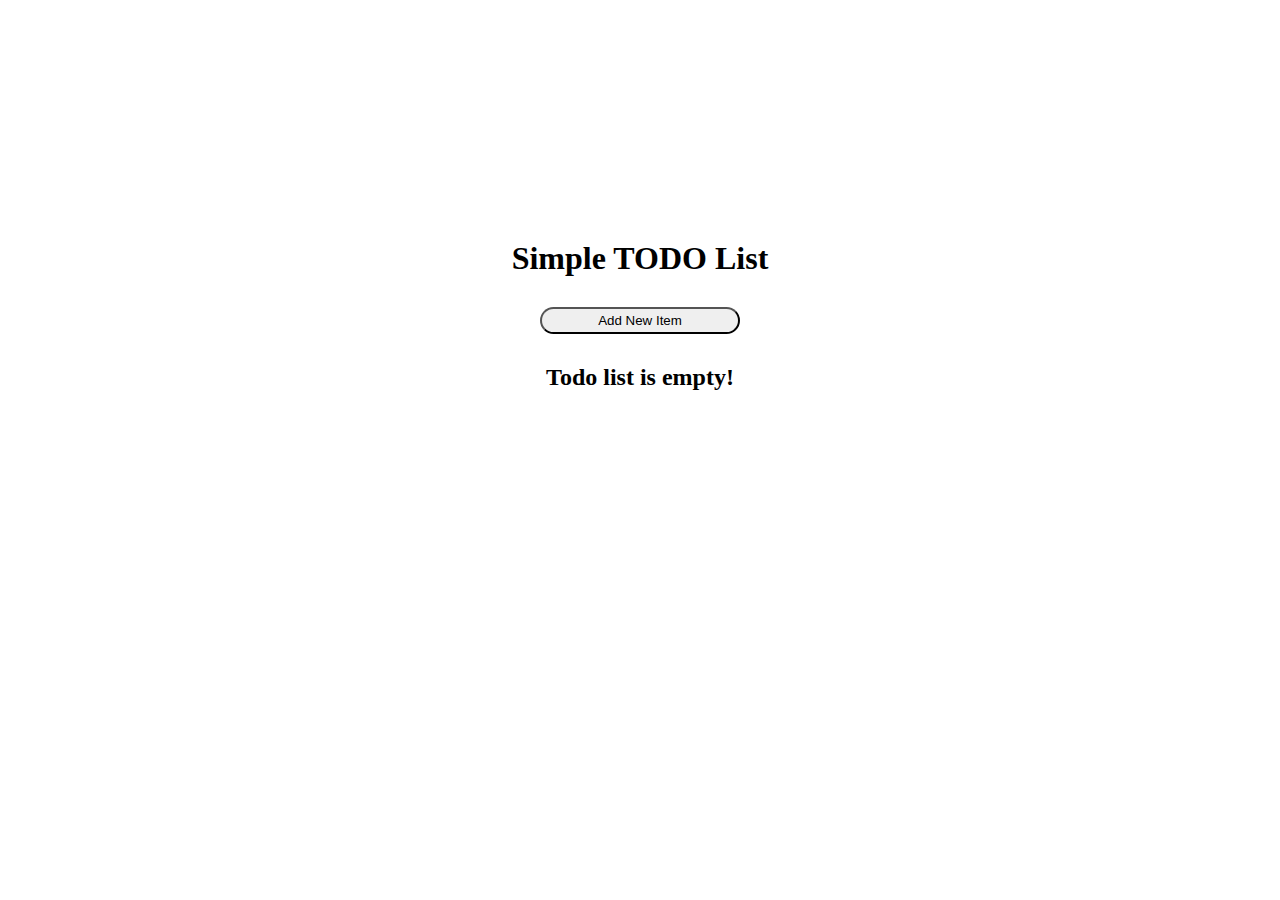
<file: FE_9_12_homework_bom/homework/index.html>
<!DOCTYPE html>
<html lang="en">

<head>
  <meta charset="UTF-8">
  <title>Homework 12 - Simple TODO List</title>
  <link rel="stylesheet" href="./assets/styles.css">
</head>

<body>
  <div id="root">
    <h1>Simple TODO List</h1>
    <header class="head__main-page" id="head__main-page">
      <button id="main__addbtn" onclick="btnAction.add()">Add New Item</button>
      <h2>Todo list is empty!</h2>
    </header>
    <section id="add" class="add__fields-close">
      <input type="text" id="input_field">
      <span>
        <button id="dltbtn" onclick="btnAction.cancel()">Cencel</button>
        <button id="addbtn" onclick="btnAction.save()">Save</button>
      </span>
    </section>
</div>
<section id='todo_list'></section>

  <script src="./src/app.js"></script>
</body>

</html>
</file>
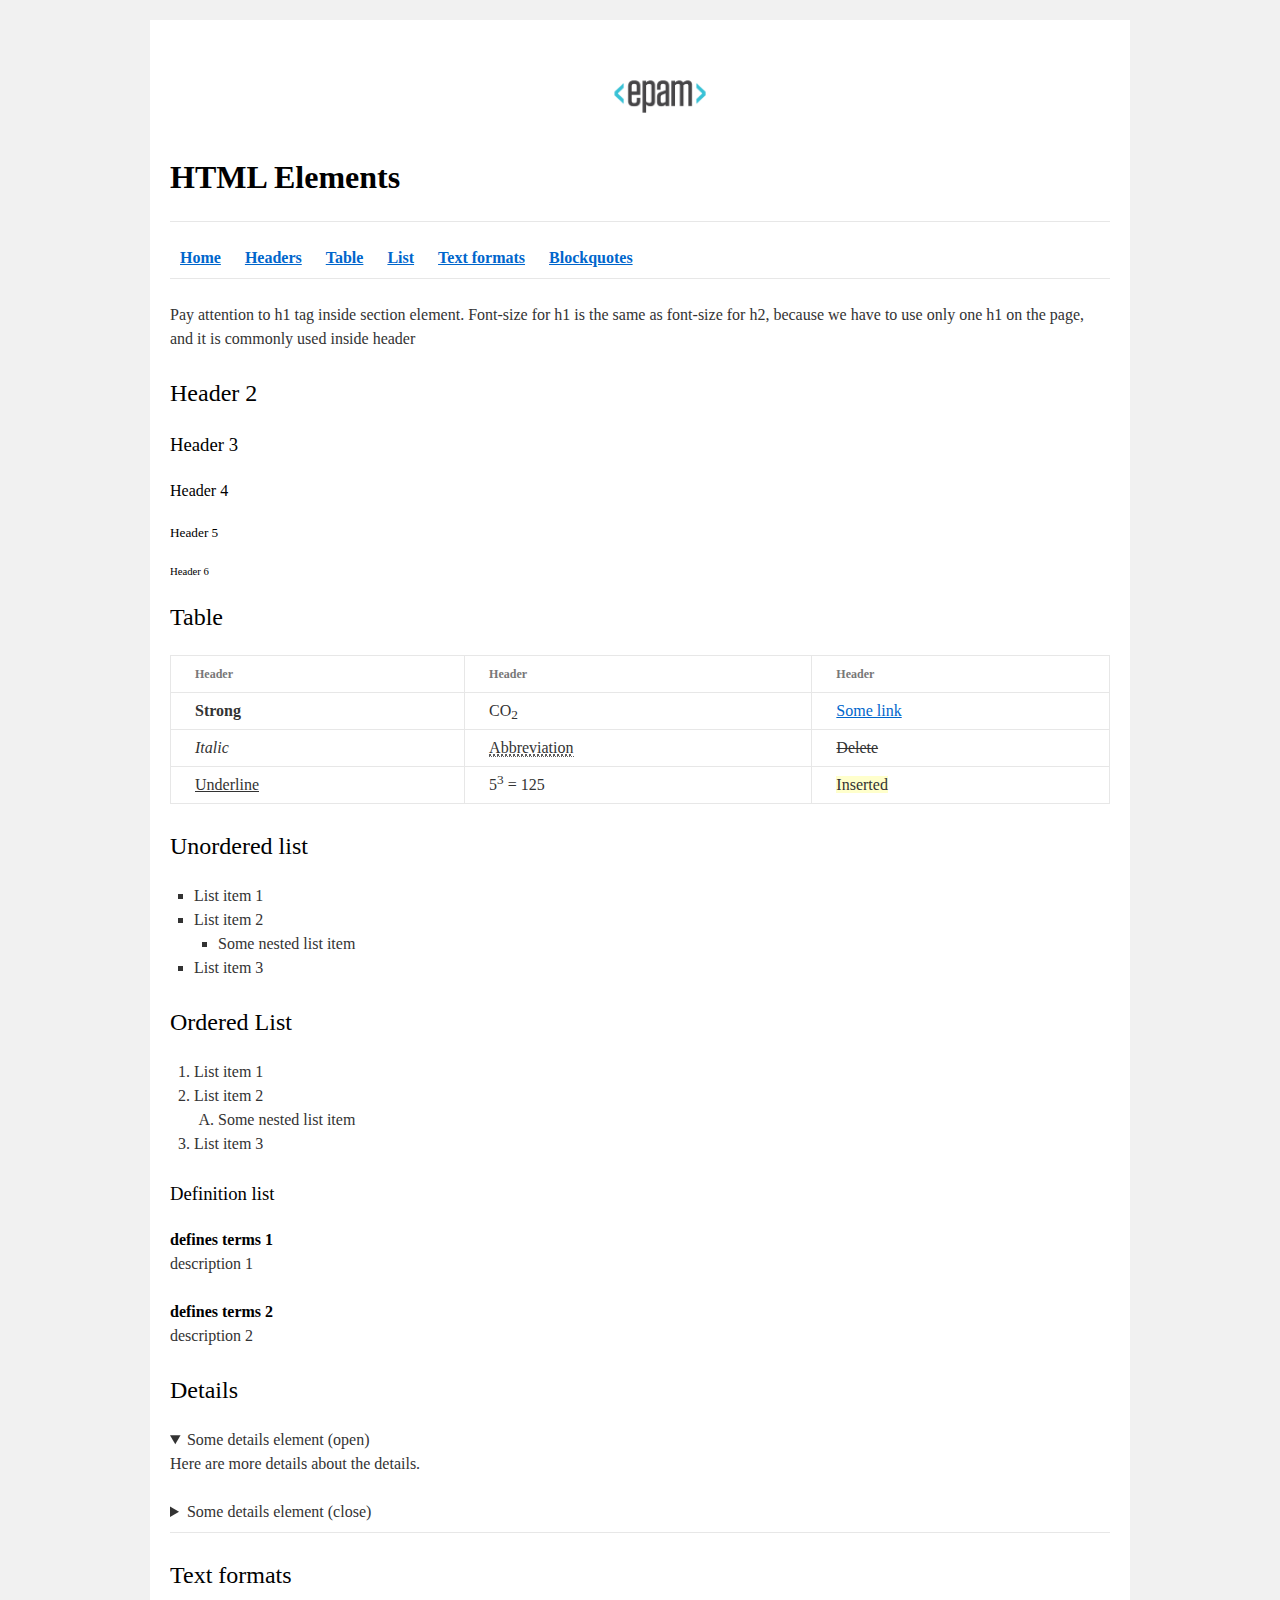
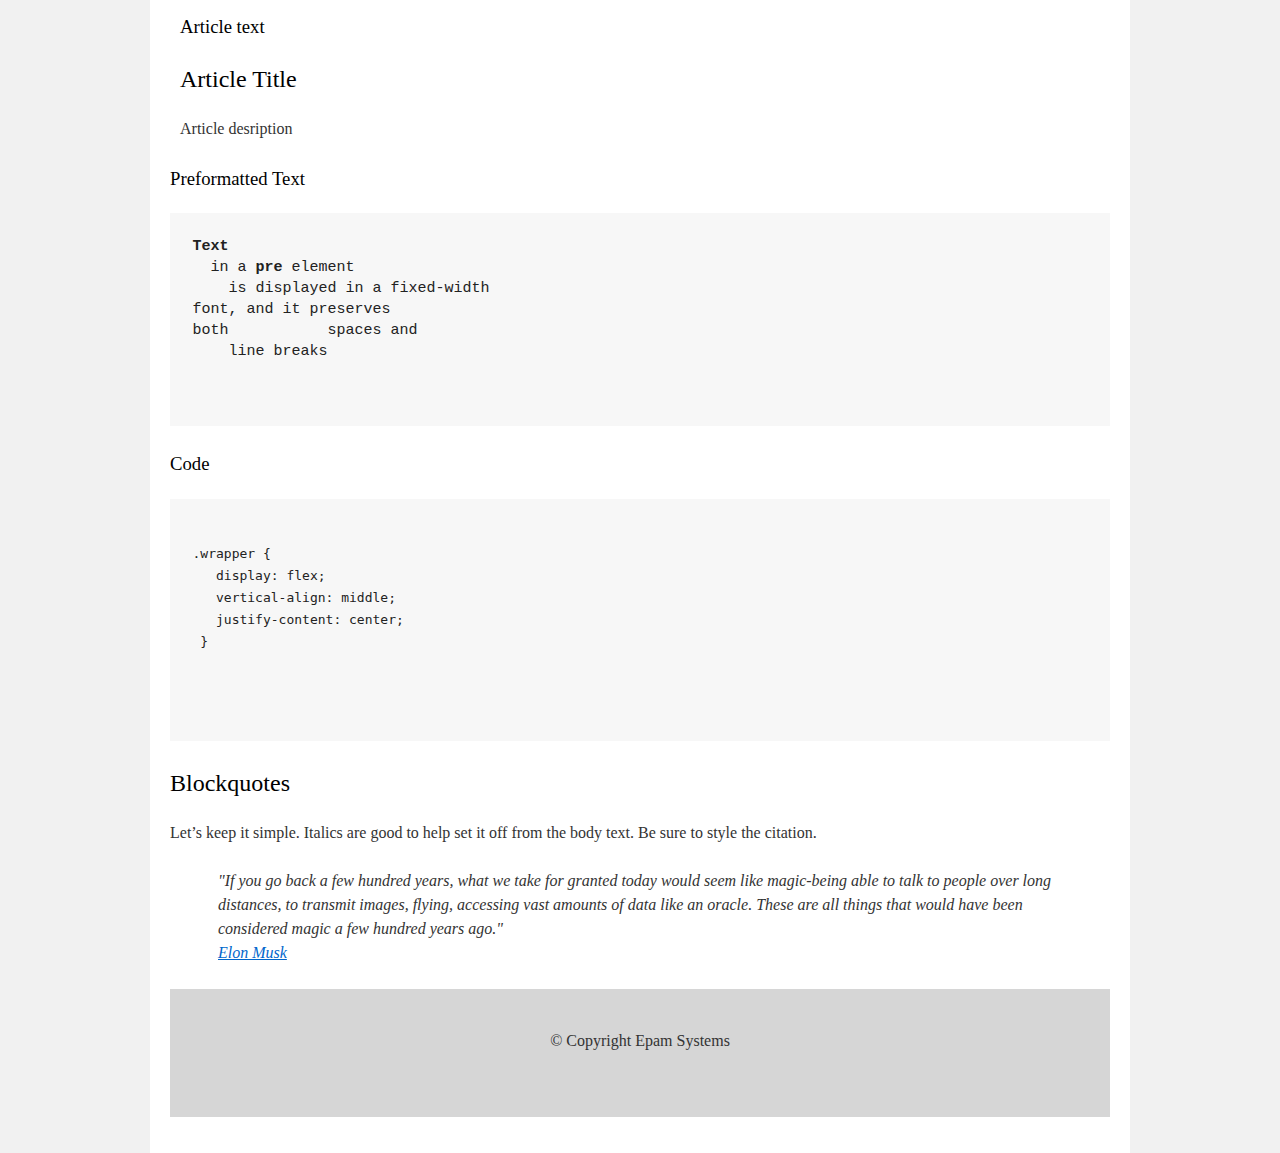
<file: FE_9_1_homework_html-basics/homework/index.html>
<!DOCTYPE html>
<html lang="en">

<head>
    <meta charset="utf-8">
    <title>HTML Basics</title>
    <link rel="stylesheet" href="style.css">
</head>

<body>
    <div id="wrapper">
        <div id="main">
            <div id="container">
                <div id="content" role="main">
                    <!-- TODO: Content goes here -->
                    <header id="headers" lang="en">
                        <img src="logo.png" alt="epam.logo">
                        <h1><strong>HTML Elements</strong></h1>
                    </header>
                    <hr>
                    <nav>
                        <a href="#main"><b>Home</b></a>
                        <a href="#headers"><b>Headers</b></a>
                        <a href="#table"><b>Table</b></a>
                        <a href="#list"><b>List</b></a>
                        <a href="#formats"><b>Text formats</b></a>
                        <a href="#block"><b>Blockquotes</b></a>
                    </nav>
                    <hr>
                    <p>Pay attention to h1 tag inside section element. Font-size for h1 is the same as font-size for h2, because we have to use only one h1 on the page, and it is commonly used inside header</p>
                    <h2>Header 2</h2>
                    <h3>Header 3</h3>
                    <h4>Header 4</h4>
                    <h5>Header 5</h5>
                    <h6>Header 6</h6>

                    <section id="table">
                        <h2>Table</h2>
                        <table>
                            <thead>
                                <tr>
                                    <th>Header</th>
                                    <th>Header</th>
                                    <th>Header</th>
                                </tr>
                            </thead>
                            <tbody>
                                <tr>
                                    <td><strong>Strong</strong></td>
                                    <td>CO<sub>2</sub></td>
                                    <td><a href="#">Some link</a></td>
                                </tr>
                                <tr>
                                    <td><i>Italic</i></td>
                                    <td><abbr title="Abbreviation">Abbreviation</abbr></td>
                                    <td><del>Delete</del></td>
                                </tr>
                                <tr>
                                    <td><u>Underline</u></td>
                                    <td>5<sup>3</sup> = 125</td>
                                    <td><ins>Inserted</ins></td>
                                </tr>
                            </tbody>
                        </table>
                    </section>

                    <section id="list">
                        <h2>Unordered list</h2>
                        <ul>
                            <li>List item 1</li>
                            <li>List item 2
                                <ul>
                                    <li>Some nested list item</li>
                                </ul>
                            </li>
                            <li>List item 3</li>
                        </ul>
                    </section>

                    <section>
                        <h2>Ordered List</h2>
                        <ol>
                            <li>List item 1</li>
                            <li>List item 2
                                <ol>
                                    <li>Some nested list item</li>
                                </ol>
                            </li>
                            <li>List item 3</li>
                        </ol>
                    </section>

                    <section>
                        <h3>Definition list</h3>
                        <dl>
                            <dt>defines terms 1</dt>
                            <dd>description 1</dd>

                            <dt>defines terms 2</dt>
                            <dd>description 2</dd>
                        </dl>
                        <section>
                            <h2>Details</h2>
                            <details open>
                                <summary>Some details element (open)</summary>
                                <p>Here are more details about the details.</p>
                            </details>
                            <details>
                                <summary>Some details element (close)</summary>
                                <p>Here are more details about the details.</p>
                            </details>
                        </section>
                    </section>
                    <hr>
                    <section id="formats">
                        <h2>Text formats</h2>
                        <article>
                            <h3>Article text</h3>
                            <h2>Article Title</h2>
                            <p>Article desription</p>
                        </article>
                        <h3>Preformatted Text</h3>
                        <pre><b>Text</b>
  in a <b>pre</b> element
    is displayed in a fixed-width
font, and it preserves
both           spaces and
    line breaks

                     </pre>
                     <h3>Code</h3>
                        <pre>
                           <code>
.wrapper {
   display: flex;
   vertical-align: middle;
   justify-content: center;
 }

                           </code>
                        </pre>
                     </section>

                    <section id="block">
                        <h2>Blockquotes</h2>
                        <p>Let’s keep it simple. Italics are good to help set it off from the body text. Be sure to style the citation.</p>
                        <blockquote>
                            <q>"If you go back a few hundred years, what we take for granted today would seem like magic-being able to talk to people over long distances, to transmit images, flying, accessing vast amounts of data like an oracle. These are all things that would have been considered magic a few hundred years ago."</q>
                            <p><a href="https://www.brainyquote.com/authors/elon_musk">Elon Musk</a></p>
                        </blockquote>
                    </section>
                    <footer>
                        <p>© Copyright Epam Systems</p>
                    </footer>
                </div>
            </div>
        </div>
    </div>
</body>
</html>
</file>
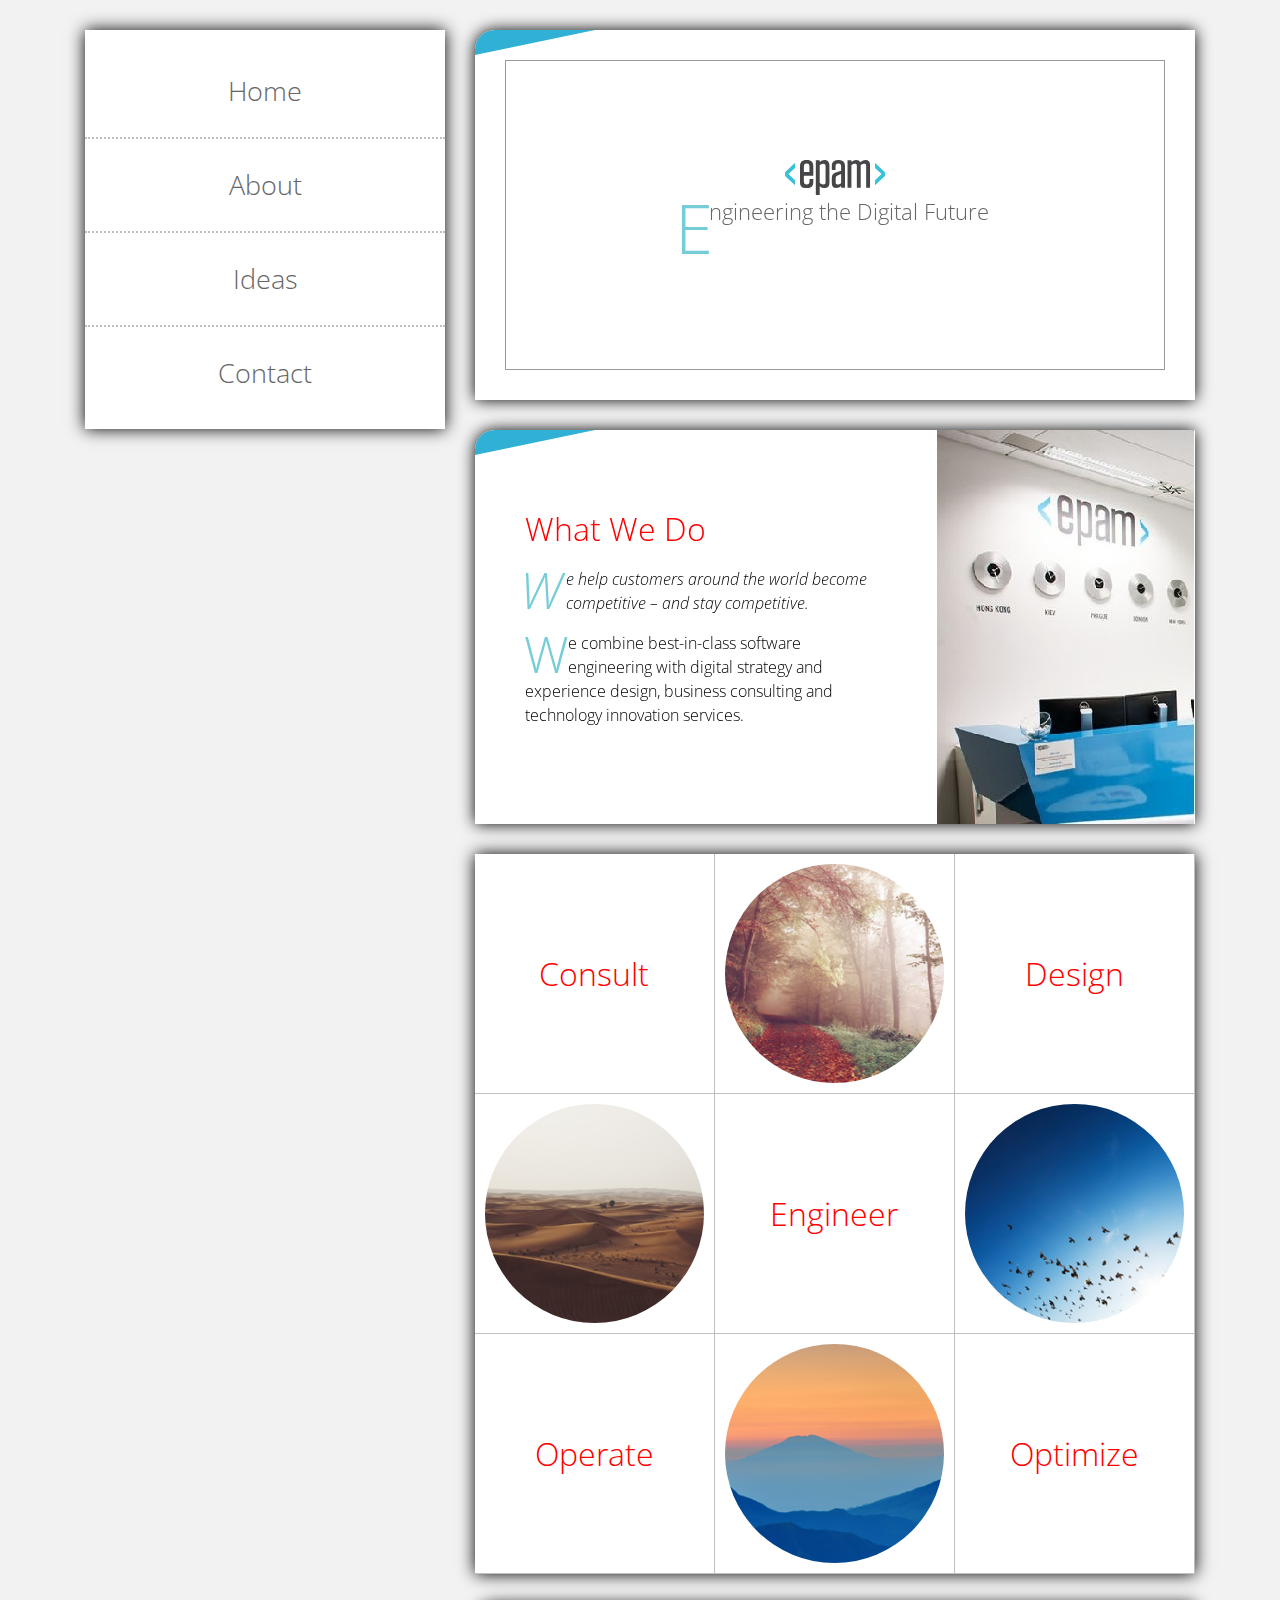
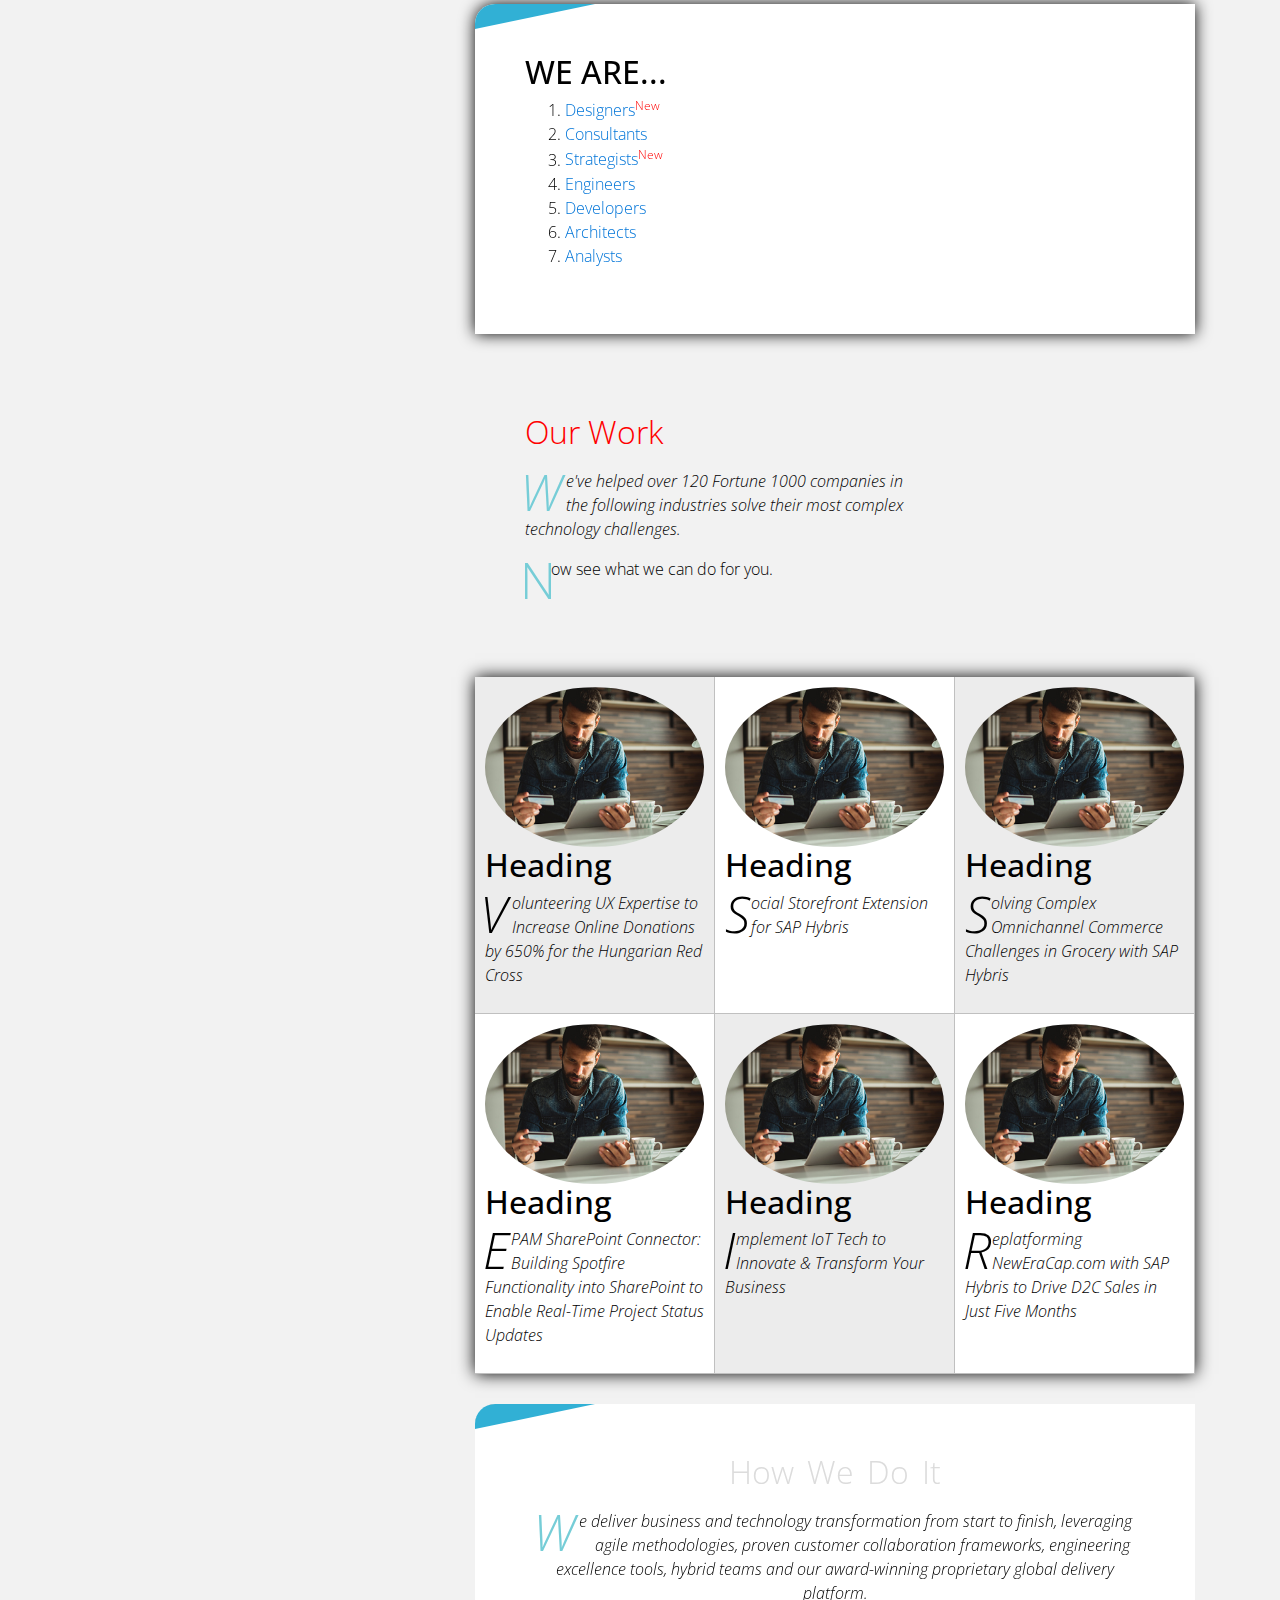
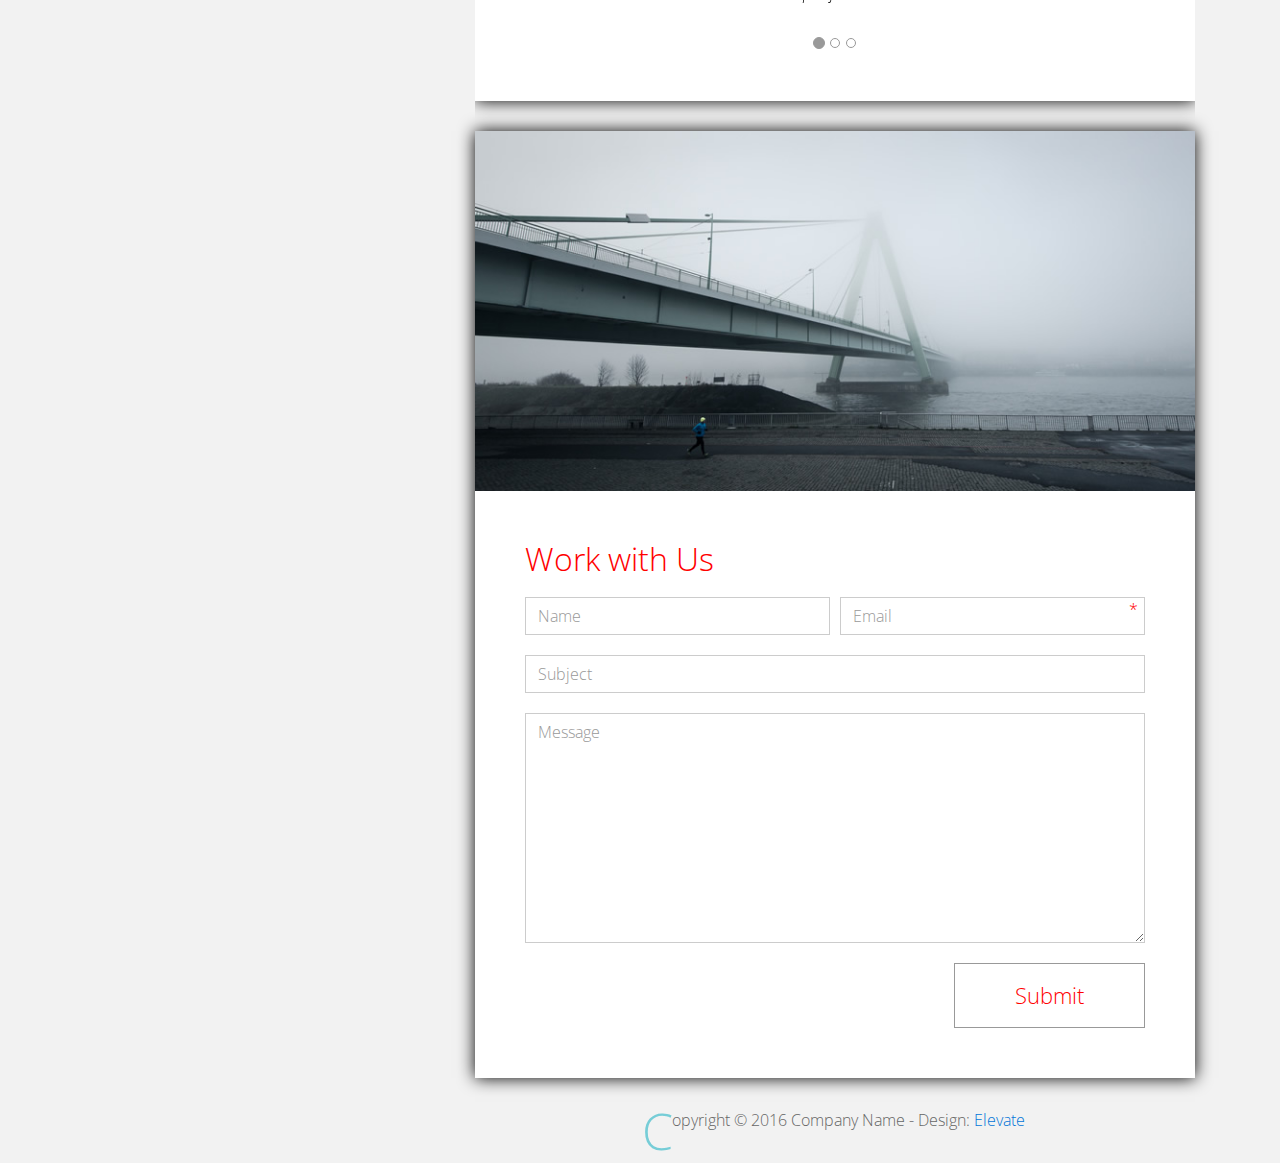
<file: FE_9_2_homework_css-basics/homework/index.html>
<!DOCTYPE html>
<html lang="en">
<head>
  <meta charset="utf-8">
  <meta http-equiv="X-UA-Compatible" content="IE=edge">
  <meta name="viewport" content="width=device-width, initial-scale=1">

  <title>CSS Basic HW</title>



  <!-- load stylesheets -->
  <link rel="stylesheet" href="http://fonts.googleapis.com/css?family=Open+Sans:300,400">
  <!-- Google web font "Open Sans" -->
  <link rel="stylesheet" href="css/bootstrap.min.css">
  <!-- Bootstrap style -->
  <link rel="stylesheet" href="css/general.css">
  <link rel="stylesheet" href="css/style.css">
  <!-- Templatemo style -->
</head>

<body>
<div class="container">

  <div class="tm-sidebar">
    <nav class="tm-main-nav">
      <ul>
        <li class="tm-nav-item"><a href="#home" class="tm-nav-item-link">Home</a></li>
        <li class="tm-nav-item"><a href="#about" class="tm-nav-item-link">About</a></li>
        <li class="tm-nav-item"><a href="#ideas" class="tm-nav-item-link">Ideas</a></li>
        <li class="tm-nav-item"><a href="#contact" class="tm-nav-item-link">Contact</a></li>
      </ul>
    </nav>
  </div>

  <div class="tm-main-content">

    <div id="home" class="tm-content-box margin-b-10">
      <div class="tm-banner">
        <div class="tm-banner-inner">
          <img src="img/EPAM_logo.svg" width="100" alt="">
          <p class="tm-banner-text">Engineering the Digital Future</p>
        </div>
      </div>
    </div>

    <section>
      <div class="tm-content-box flex-2-col">

        <div class="pad flex-item tm-team-description-container">
          <h2 class="tm-section-title">What We Do</h2>
          <p class="tm-section-description">We help customers around the world become competitive – and stay competitive.</p>
          <p class="tm-section-description"> We combine best-in-class software engineering with digital strategy and experience design, business consulting and technology innovation services.</p>
        </div>
        <div class="flex-item">
          <img src="img/image.jpg" alt="">
        </div>
        

      </div>
      <div id="about" class="tm-content-box">

        <ul class="boxes gallery-container">
          <li class="box box-bg">
            <h2 class="tm-section-title tm-section-title-box tm-box-bg-title">Consult</h2>
          </li>
          <li class="box">
            <a href="img/idea-large-01.jpg"><img src="img/idea-01.jpg" alt="Image"
                                                 class="img-fluid thumbnail"></a>
          </li>
          <li class="box box-bg">
            <h2 class="tm-section-title tm-section-title-box tm-box-bg-title">Design</h2>
          </li>
          <li class="box">
            <a href="img/idea-large-02.jpg"><img src="img/idea-02.jpg" alt="Image"
                                                 class="img-fluid thumbnail"></a>
          </li>
          <li class="box box-bg">
            <h2 class="tm-section-title tm-section-title-box tm-box-bg-title">Engineer</h2>
          </li>
          <li class="box">
            <a href="img/idea-large-03.jpg"><img src="img/idea-03.jpg" alt="Image"
                                                 class="img-fluid thumbnail"></a>
          </li>
          <li class="box box-bg">
            <h2 class="tm-section-title tm-section-title-box tm-box-bg-title">Operate</h2>
          </li>
          <li class="box">
            <a href="img/idea-large-04.jpg"><img src="img/idea-04.jpg" alt="Image"
                                                 class="img-fluid thumbnail"></a>
          </li>
          <li class="box box-bg">
            <h2 class="tm-section-title tm-section-title-box tm-box-bg-title">Optimize</h2>
          </li>
        </ul>

      </div>

    </section>

    <!-- slider -->
    <section class="heading tm-content-box">
      <div class="pad">
        <h2> WE ARE...</h2>
        <ol>
          <li><a href="index.html" class="text">Designers</a></li>
          <li><a href="index.html">Consultants</a></li>
          <li><a href="#" class="text">Strategists</a></li>
          <li><a href="#">Engineers</a></li>
          <li><a href="#">Developers</a></li>
          <li><a href="#">Architects</a></li>
          <li><a href="#">Analysts</a></li>
        </ol>
      </div>
    </section>

    <section class="blocks">
       <div class="pad flex-item tm-team-description-container">
          <h2 class="tm-section-title">Our Work</h2>
          <p class="tm-section-description">We've helped over 120 Fortune 1000 companies in the following industries solve their most complex technology challenges. </p>
          <p class="tm-section-description"> Now see what we can do for you.</p>
        </div>
      <div class="tm-content-box flex-2-col">
      </div>
      <div  class="tm-content-box">
        <ul class="boxes gallery-container">
          <li class="box">
            <img src="img/image-1.jpg" alt="Image" class="img-fluid">
            <div>
              <h2>Heading</h2>
              <p>Volunteering UX Expertise to Increase Online Donations by 650% for the Hungarian Red Cross</p>
            </div>
          </li>
          <li class="box">
            <img src="img/image-1.jpg" alt="Image" class="img-fluid">
            <div>
              <h2>Heading</h2>
              <p>Social Storefront Extension for SAP Hybris</p>
            </div>
          </li>
          <li class="box">
            <img src="img/image-1.jpg" alt="Image" class="img-fluid">
            <div>
              <h2>Heading</h2>
              <p>Solving Complex Omnichannel Commerce Challenges in Grocery with SAP Hybris</p>
            </div>
          </li>
          <li class="box">
            <img src="img/image-1.jpg" alt="Image" class="img-fluid">
            <div>
              <h2>Heading</h2>
              <p>EPAM SharePoint Connector: Building Spotfire Functionality into SharePoint to Enable Real-Time Project Status Updates</p>
            </div>
          </li>
          <li class="box">
            <img src="img/image-1.jpg" alt="Image" class="img-fluid">
            <div>
              <h2>Heading</h2>
              <p>Implement IoT Tech to Innovate &amp; Transform Your Business</p>
            </div>
          </li>
          <li class="box">
            <img src="img/image-1.jpg" alt="Image" class="img-fluid">
            <div>
              <h2>Heading</h2>
              <p>Replatforming NewEraCap.com with SAP Hybris to Drive D2C Sales in Just Five Months</p>
            </div>
          </li>
        </ul>

      </div>
    </section>

    <section id="ideas">
      <div id="tmCarousel" class="carousel slide tm-content-box" data-ride="carousel">

        <ol class="carousel-indicators">
          <li data-target="#tmCarousel" data-slide-to="0" class="active"></li>
          <li data-target="#tmCarousel" data-slide-to="1" class=""></li>
          <li data-target="#tmCarousel" data-slide-to="2" class=""></li>
        </ol>

        <div class="carousel-inner" role="listbox">

          <div class="carousel-item active">
            <div class="carousel-content">
              <div class="flex-item">
                <h2 class="tm-section-title">How We Do It</h2>
                <p class="tm-section-description carousel-description">We deliver business and technology transformation from start to finish, leveraging agile methodologies, proven customer collaboration frameworks, engineering excellence tools, hybrid teams and our award-winning proprietary global delivery platform.</p>
              </div>
            </div>
          </div>

          <div class="carousel-item">
            <div class="carousel-content">
              <div class="flex-item">
                <h2 class="tm-section-title">Our Clients</h2>
                <p class="tm-section-description carousel-description">Lorem ipsum dolor sit amet,
                  consectetur adipiscing elit. Quisque vel nisi pharetra nibh varius pharetra ac
                  sagittis nisi. Etiam pharetra vestibulum hendrerit. Pellentesque interdum metus
                  sed massa rutrum.</p>
              </div>
            </div>
          </div>

          <div class="carousel-item">
            <div class="carousel-content">
              <div class="flex-item">
                <h2 class="tm-section-title">Our Projects</h2>
                <p class="tm-section-description carousel-description">Donec ex libero, fringilla
                  vitae purus sit amet, rhoncus pharetra lorem. Pellentesque id sem id lacus
                  ultricies vehicula. Aliquam rutrum mi non. Pellentesque interdum metus sed massa
                  rutrum.</p>
              </div>
            </div>
          </div>

        </div>

      </div>
    </section>

    <section class="tm-content-box">
      <img src="img/contact.jpg" alt="Contact image" class="img-fluid">

      <div id="contact" class="pad">
        <h2 class="tm-section-title">Work with Us</h2>
        <form action="#contact" method="get" class="contact-form">

          <div class="form-group col-xs-12 col-sm-12 col-md-6 col-lg-6 form-group-2-col-left">
            <input type="text" id="contact_name" name="contact_name" class="form-control"
                   placeholder="Name" required/>
          </div>
          <div class="form-group col-xs-12 col-sm-12 col-md-6 col-lg-6 form-group-2-col-right mandatory-field">
            <input type="email" id="contact_email" name="contact_email" class="form-control"
                   placeholder="Email" required/>
          </div>
          <div class="form-group">
            <input type="text" id="contact_subject" name="contact_subject" class="form-control"
                   placeholder="Subject" required/>
          </div>
          <div class="form-group">
            <textarea id="contact_message" name="contact_message" class="form-control" rows="9"
                      placeholder="Message" required></textarea>
          </div>

          <button type="submit" class="btn btn-primary submit-btn">Submit</button>

        </form>
      </div>
    </section>

    <footer class="tm-footer">
      <p class="text-xs-center">Copyright &copy; 2016 Company Name

        - Design: <a rel="nofollow" href="http://www.templatemo.com/tm-481-elevate"
                     target="_parent">Elevate</a></p>
    </footer>

  </div>

</div>

</body>
</html>
</file>
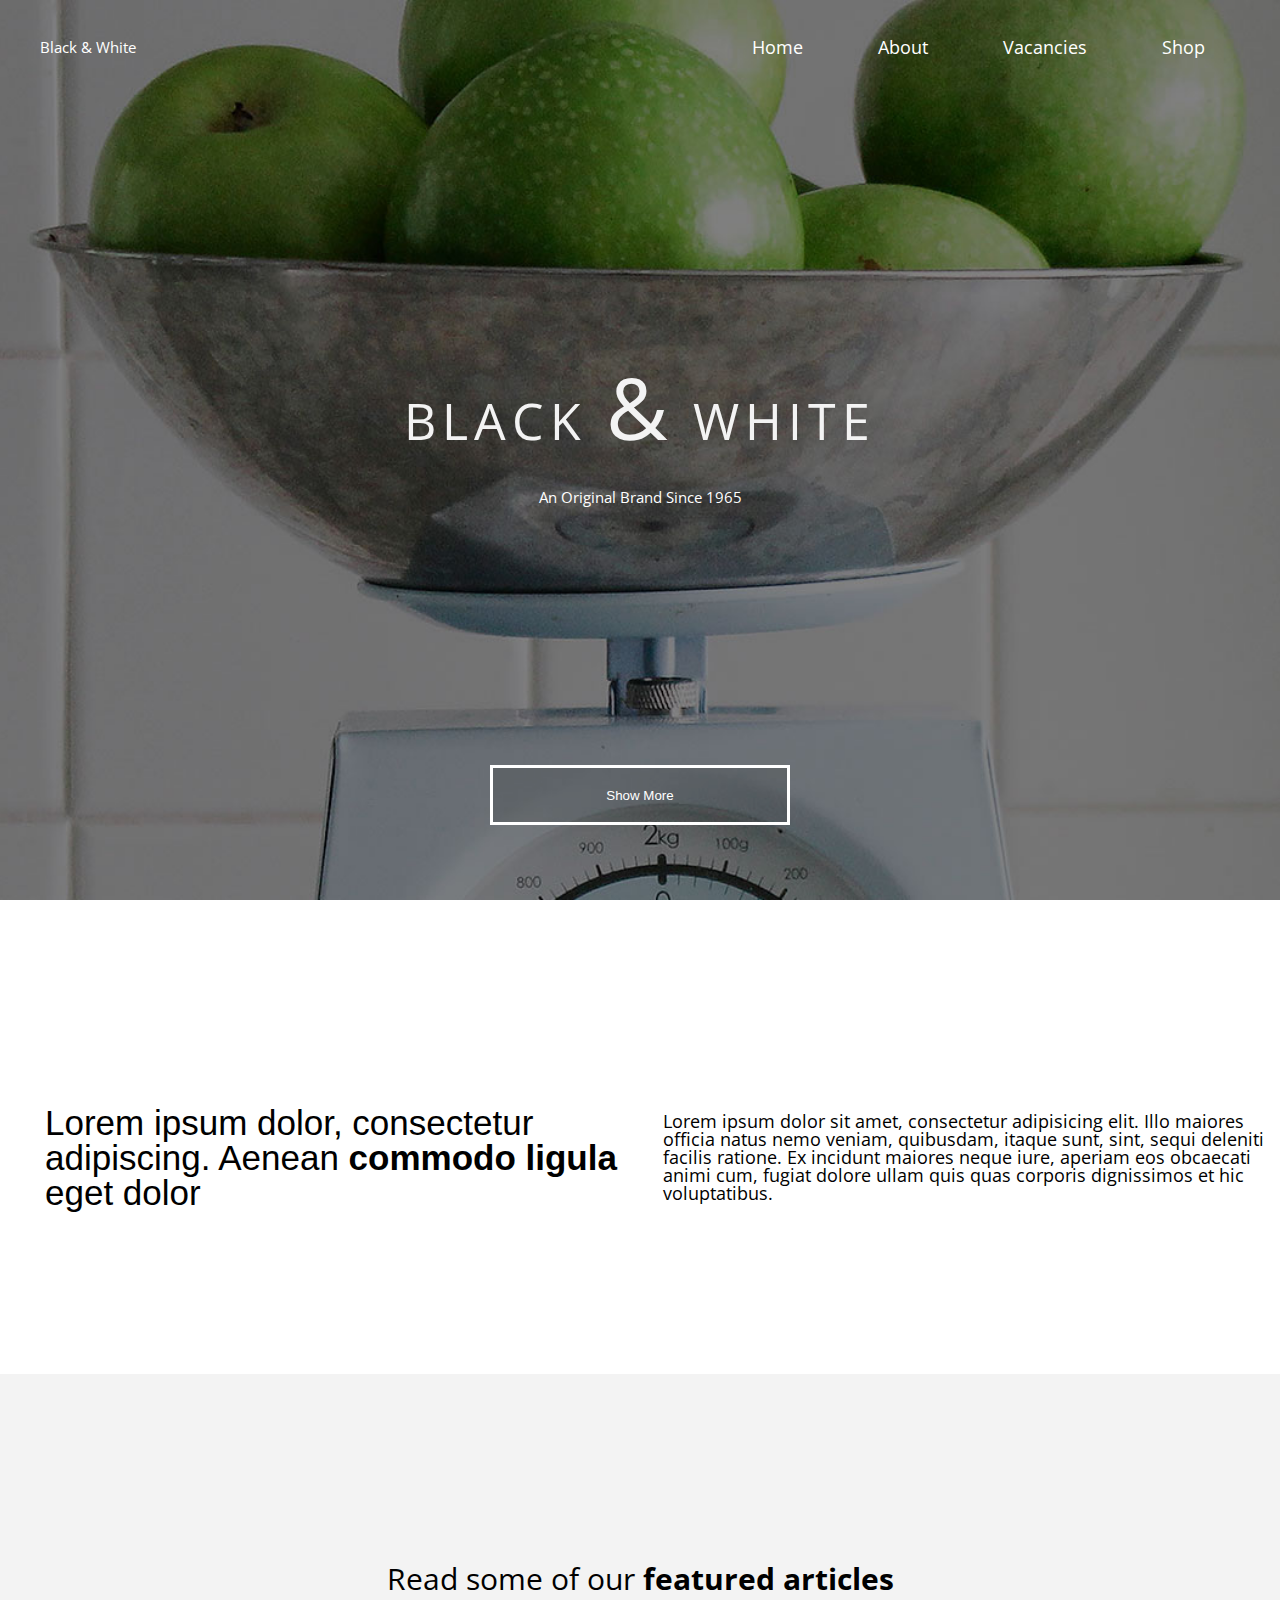
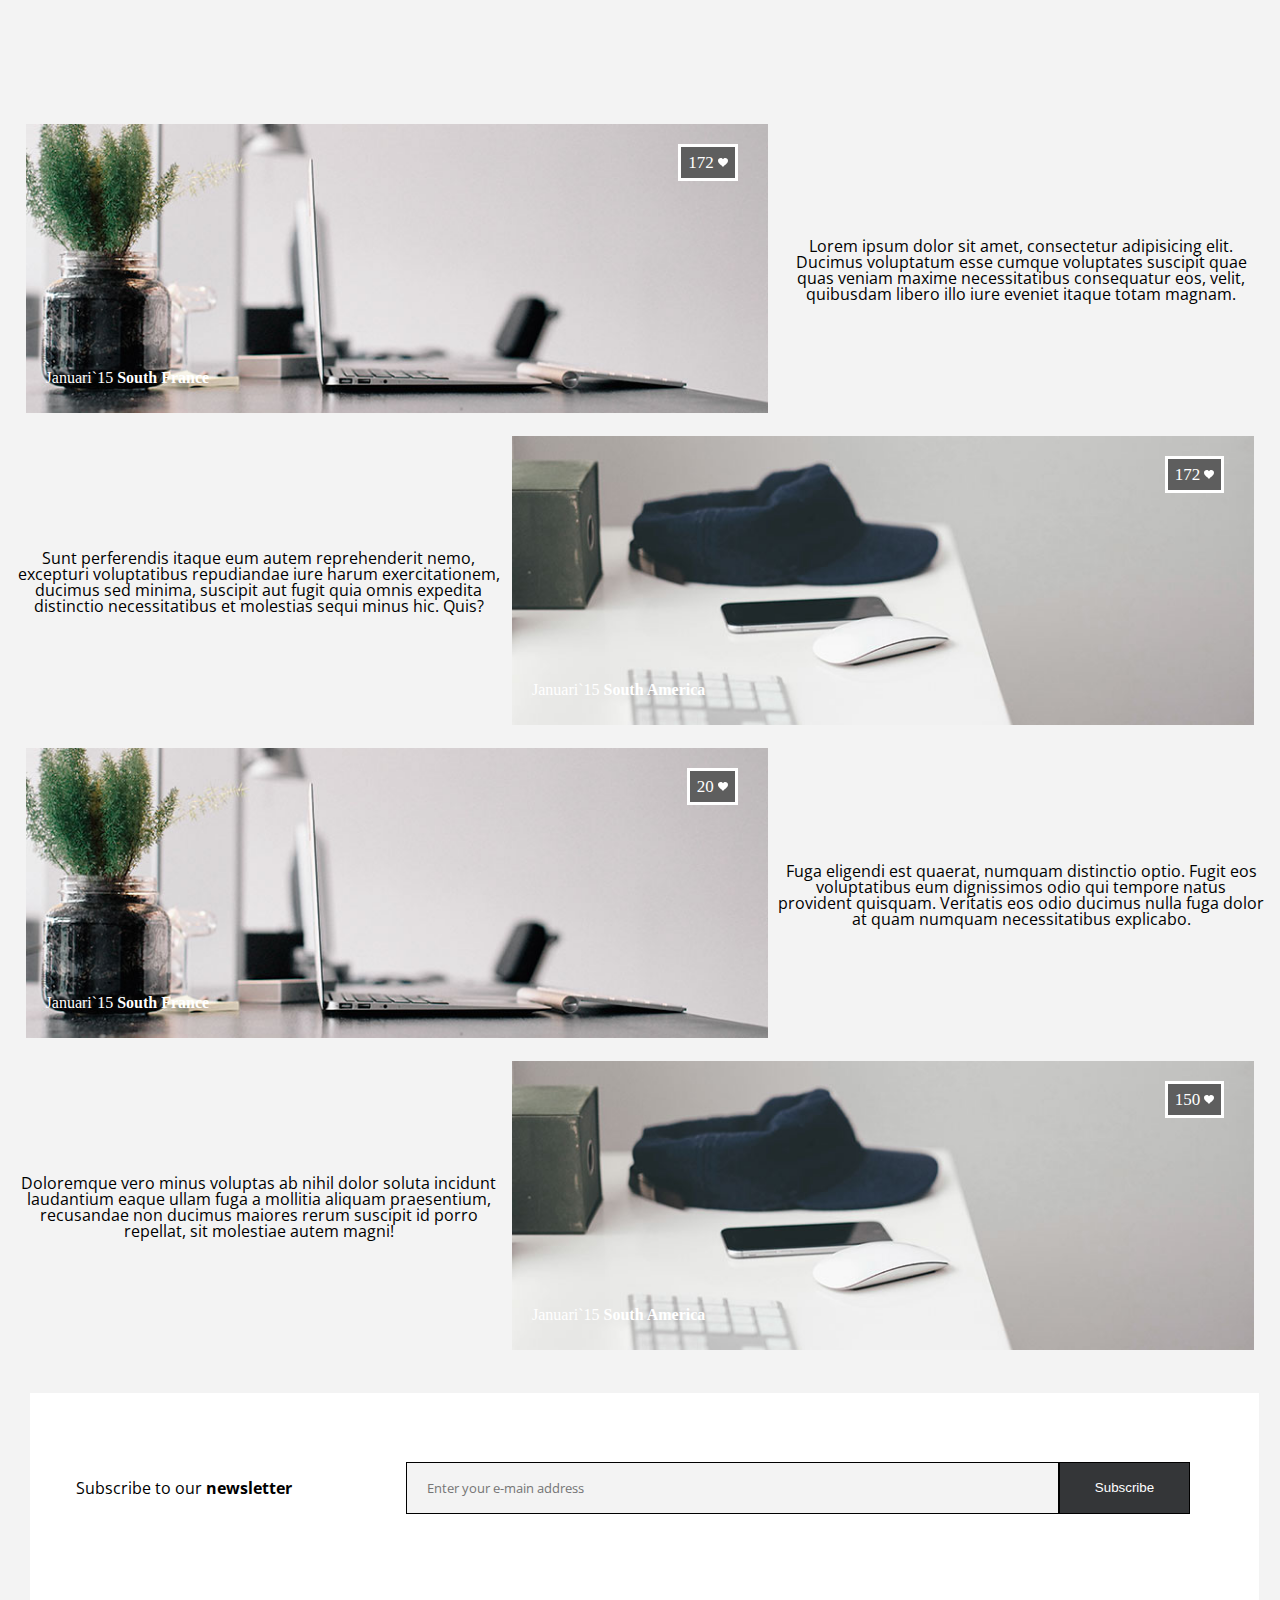
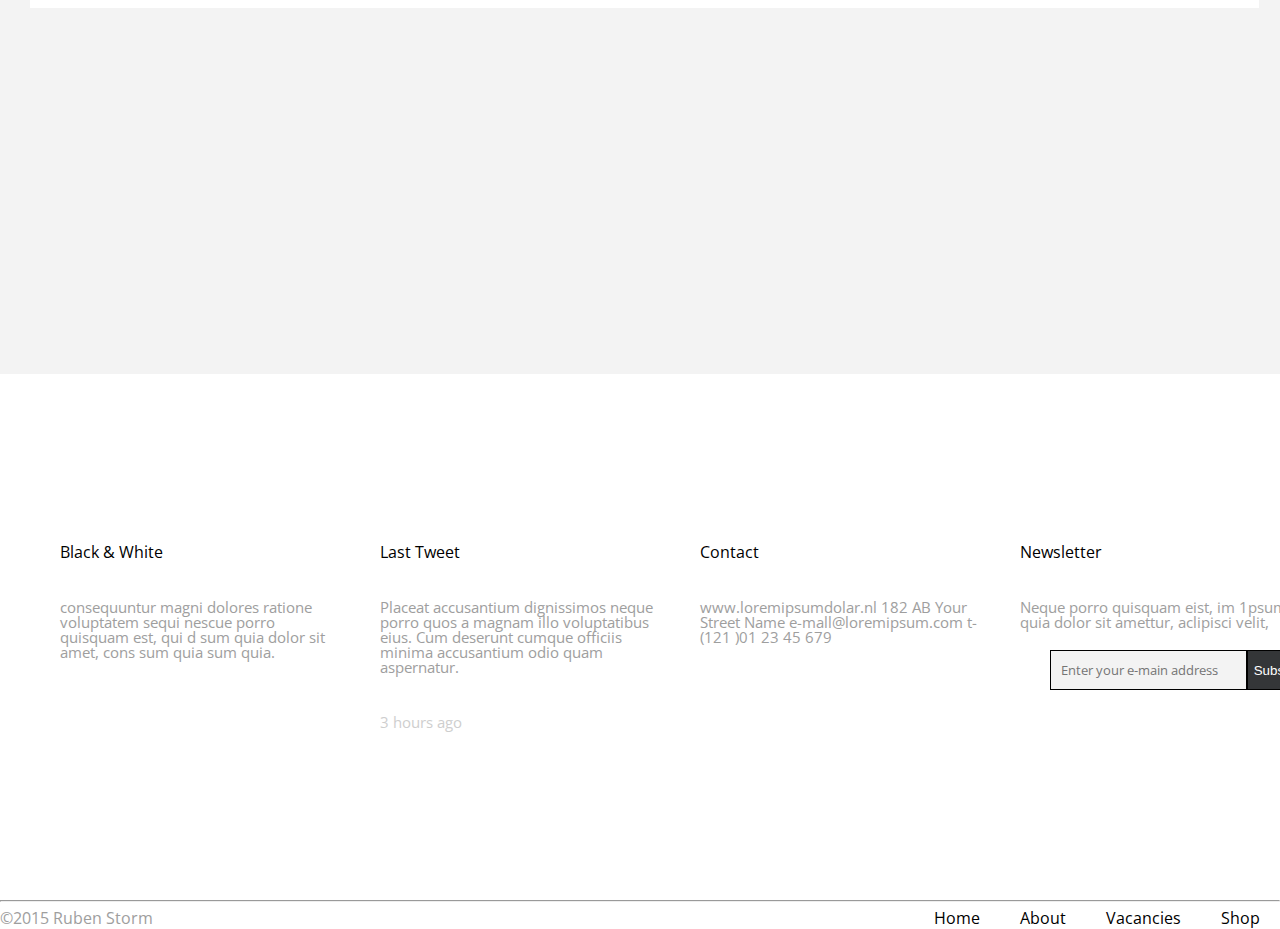
<file: FE_9_4_homework_css-layouts/homework/index.html>
<!DOCTYPE html>
<html lang="en">
<head>
  <meta charset="UTF-8">
  <meta name="viewport" content="width=device-width, initial-scale=1.0">
  <meta http-equiv="X-UA-Compatible" content="ie=edge">
  <link rel="stylesheet" href="css/reset.css">
  <link rel="stylesheet" href="css/main.css">
    <style>
	  @import url(http://fonts.googleapis.com/css?family=Open+Sans);
	</style>
  <title>CSS Layouts</title>
</head>
<body>
    <header>
    	<div class="header-container">
    		<div class="logo"><p>black & white</p></div>
    		<nav>
    			<ul>
    				<li><a href="#">home</a></li>
    				<li><a href="#">about</a></li>
    				<li><a href="#">vacancies</a></li>
    				<li><a href="#">shop</a></li>
    			</ul>
    		</nav>
    	</div>
   		<h1>black <b>&</b> white</h1>
   		<p>an original brand since 1965</p>
   		<span><input type="button" value="show more"></span>
   	</header>
   	<section class="after-head">
   		<p>Lorem ipsum dolor, consectetur adipiscing. Aenean <strong>commodo ligula</strong> eget dolor</p>
   		<p>Lorem ipsum dolor sit amet, consectetur adipisicing elit. Illo maiores officia natus nemo veniam, quibusdam, itaque sunt, sint, sequi deleniti facilis ratione. Ex incidunt maiores neque iure, aperiam eos obcaecati animi cum, fugiat dolore ullam quis quas corporis dignissimos et hic voluptatibus.</p>
   	</section>
   	<section class="article-sector">
   		<h2>Read some of our <strong>featured articles</strong></h2>
   		<article>
   			<div class="sectors">
   				<figure>
   					<span>172 <svg xmlns="http://www.w3.org/2000/svg" width="10" height="17" viewBox="0 0 24 24"><path d="M12 4.419c-2.826-5.695-11.999-4.064-11.999 3.27 0 7.27 9.903 10.938 11.999 15.311 2.096-4.373 12-8.041 12-15.311 0-7.327-9.17-8.972-12-3.27z"/></svg></span>
   					<img src="img/sample.jpg" alt="sample">
   					<figcaption>januari`15 <b>south france</b></figcaption>
   				</figure>
   				<p>Lorem ipsum dolor sit amet, consectetur adipisicing elit. Ducimus voluptatum esse cumque voluptates suscipit quae quas veniam maxime necessitatibus consequatur eos, velit, quibusdam libero illo iure eveniet itaque totam magnam.</p>
   			</div>
   			<div class="sectors">
   				<p>Sunt perferendis itaque eum autem reprehenderit nemo, excepturi voluptatibus repudiandae iure harum exercitationem, ducimus sed minima, suscipit aut fugit quia omnis expedita distinctio necessitatibus et molestias sequi minus hic. Quis?</p>
   				<figure>
   					<span>172 <svg xmlns="http://www.w3.org/2000/svg" width="10" height="17" viewBox="0 0 24 24"><path d="M12 4.419c-2.826-5.695-11.999-4.064-11.999 3.27 0 7.27 9.903 10.938 11.999 15.311 2.096-4.373 12-8.041 12-15.311 0-7.327-9.17-8.972-12-3.27z"/></svg></span>
   					<img src="img/sample3.jpg" alt="sample">
   					<figcaption>januari`15 <b>south america</b></figcaption>
   				</figure>
   			</div>
   			<div class="sectors">
   				<figure>
   					<span>20 <svg xmlns="http://www.w3.org/2000/svg" width="10" height="17" viewBox="0 0 24 24"><path d="M12 4.419c-2.826-5.695-11.999-4.064-11.999 3.27 0 7.27 9.903 10.938 11.999 15.311 2.096-4.373 12-8.041 12-15.311 0-7.327-9.17-8.972-12-3.27z"/></svg></span>
   					<img src="img/sample.jpg" alt="sample">
   					<figcaption>januari`15 <b>south france</b></figcaption>
   				</figure>
   				<p>Fuga eligendi est quaerat, numquam distinctio optio. Fugit eos voluptatibus eum dignissimos odio qui tempore natus provident quisquam. Veritatis eos odio ducimus nulla fuga dolor at quam numquam necessitatibus explicabo.</p>
   			</div>
   			<div class="sectors">
   				<p>Doloremque vero minus voluptas ab nihil dolor soluta incidunt laudantium eaque ullam fuga a mollitia aliquam praesentium, recusandae non ducimus maiores rerum suscipit id porro repellat, sit molestiae autem magni!</p>
				<figure>
					<span>150 <svg xmlns="http://www.w3.org/2000/svg" width="10" height="17" viewBox="0 0 24 24"><path d="M12 4.419c-2.826-5.695-11.999-4.064-11.999 3.27 0 7.27 9.903 10.938 11.999 15.311 2.096-4.373 12-8.041 12-15.311 0-7.327-9.17-8.972-12-3.27z"/></svg></span>
   					<img src="img/sample3.jpg" alt="sample">
   					<figcaption>januari`15 <b>south america</b></figcaption>
   				</figure>
    			</div>
   			<div class="subscribe-form">
   				<p>Subscribe to our <strong>newsletter</strong></p>
   				<form action="#"><input type="text" name="mail" placeholder="Enter your e-main address"><input type="submit" value="Subscribe" ></form>
   			</div>
   		</article>
   	</section>
   	<footer>
   		<section class="footer-head">
	   		<section class="bottom-bar">
	   			<h3>black & white</h3>
	   			<p>consequuntur magni dolores ratione voluptatem sequi nescue porro quisquam est, qui d sum quia dolor sit amet, cons sum quia sum quia.</p>
	   		</section>
	   		<section class="bottom-bar">
	   			<h3>last tweet</h3>
	   			<p>Placeat accusantium dignissimos neque porro quos a magnam illo voluptatibus eius. Cum deserunt cumque officiis minima accusantium odio quam aspernatur.</p>
	   			<p id="tweet-counter">3 hours ago</p>
	   		</section>
	   		<section class="bottom-bar">
	   			<h3>contact</h3>
	   			<p>www.loremipsumdolar.nl 182 AB Your Street Name e-mall@loremipsum.com t-(121 )01 23 45 679</p>
	   		</section>
	   		<section class="bottom-bar">
	   			<h3>newsletter</h3>
	   			<p>Neque porro quisquam eist, im 1psum quia dolor sit amettur, aclipisci velit, </p>
	   			<div class="subscribe-form-footer">
	    			<form action="#" class="subscribe-form-footer"><input type="text" name="mail"  placeholder="Enter your e-main address" ><input type="submit" value="Subscribe" ></form>
	    		</div>
	    	</section>
    	</section>
    	<hr>
    	<section class="footer-bottom">
    		<p>&copy;2015 Ruben Storm</p>
    		<nav>
    			<ul>
    				<li><a href="#">home</a></li>
    				<li><a href="#">about</a></li>
    				<li><a href="#">vacancies</a></li>
    				<li><a href="#">shop</a></li>
    			</ul>
    		</nav>
    	</section>
    </footer>
</body>
</html>
</file>
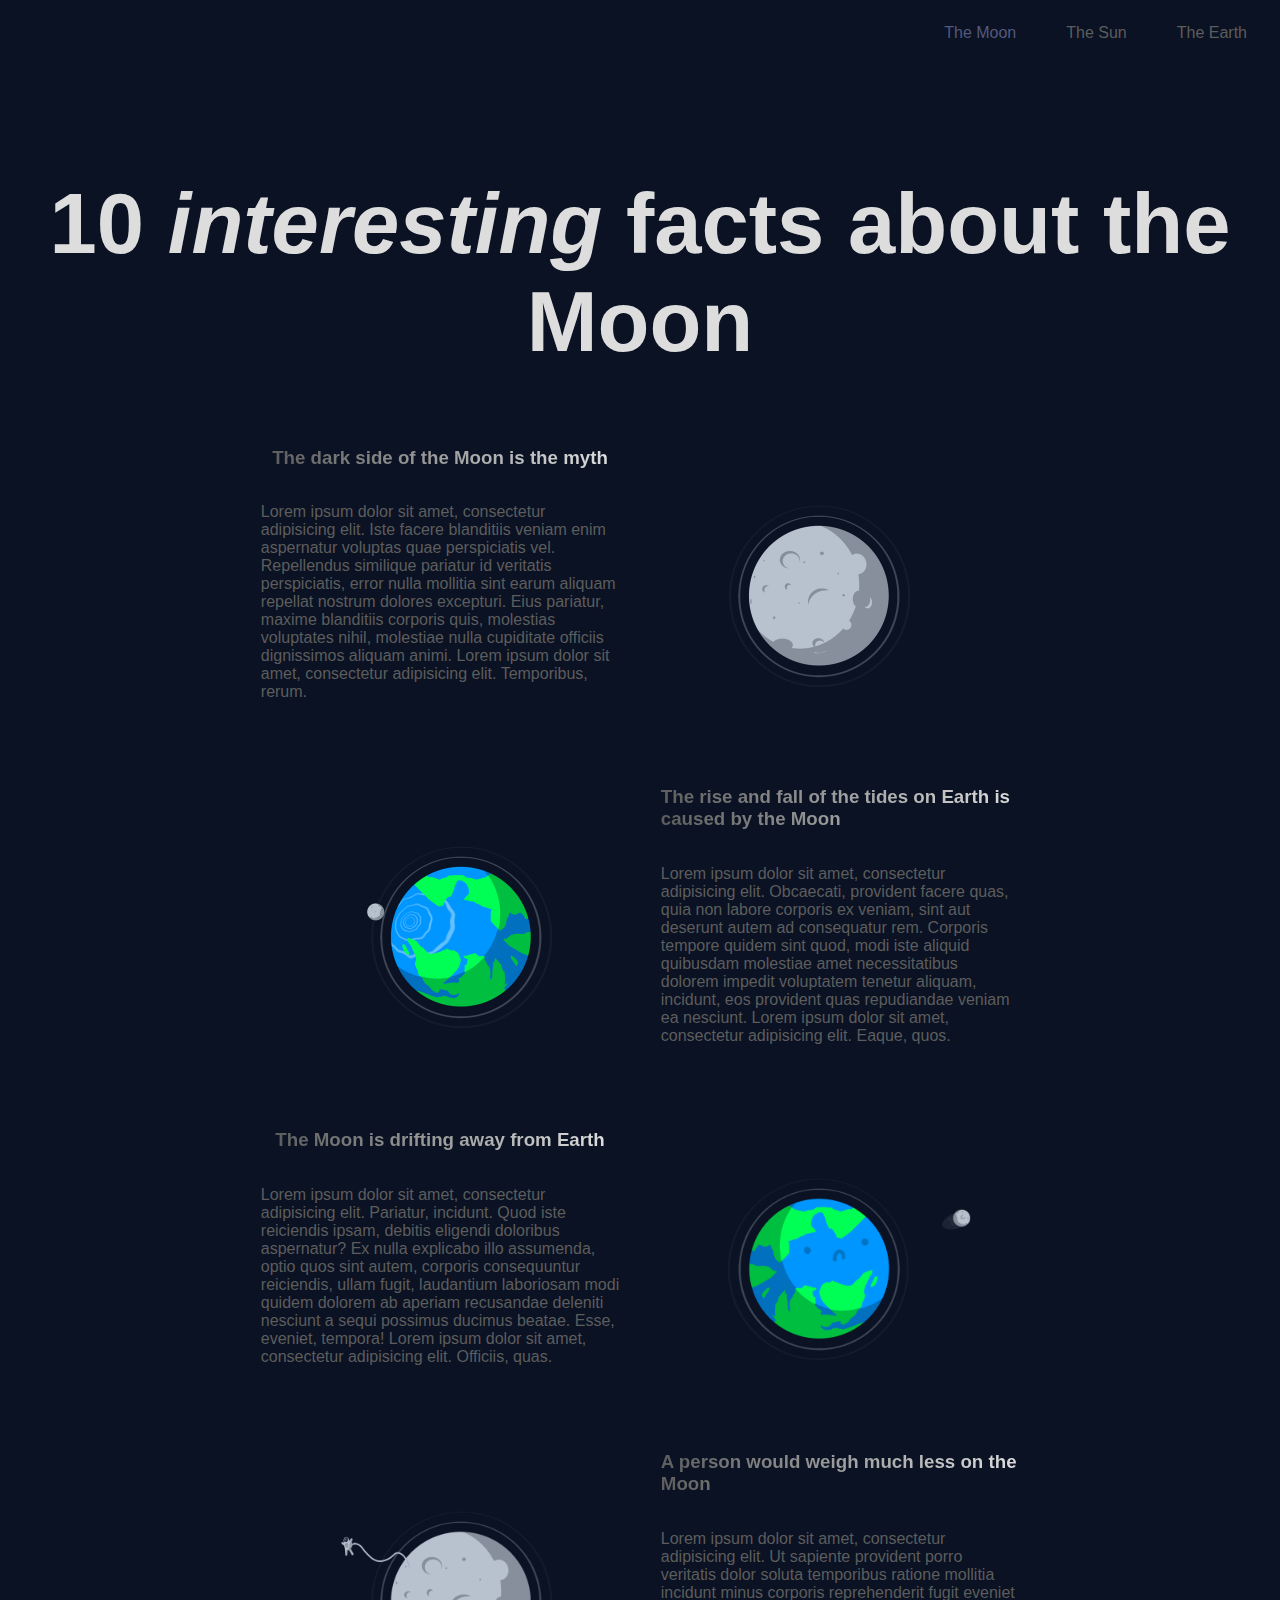
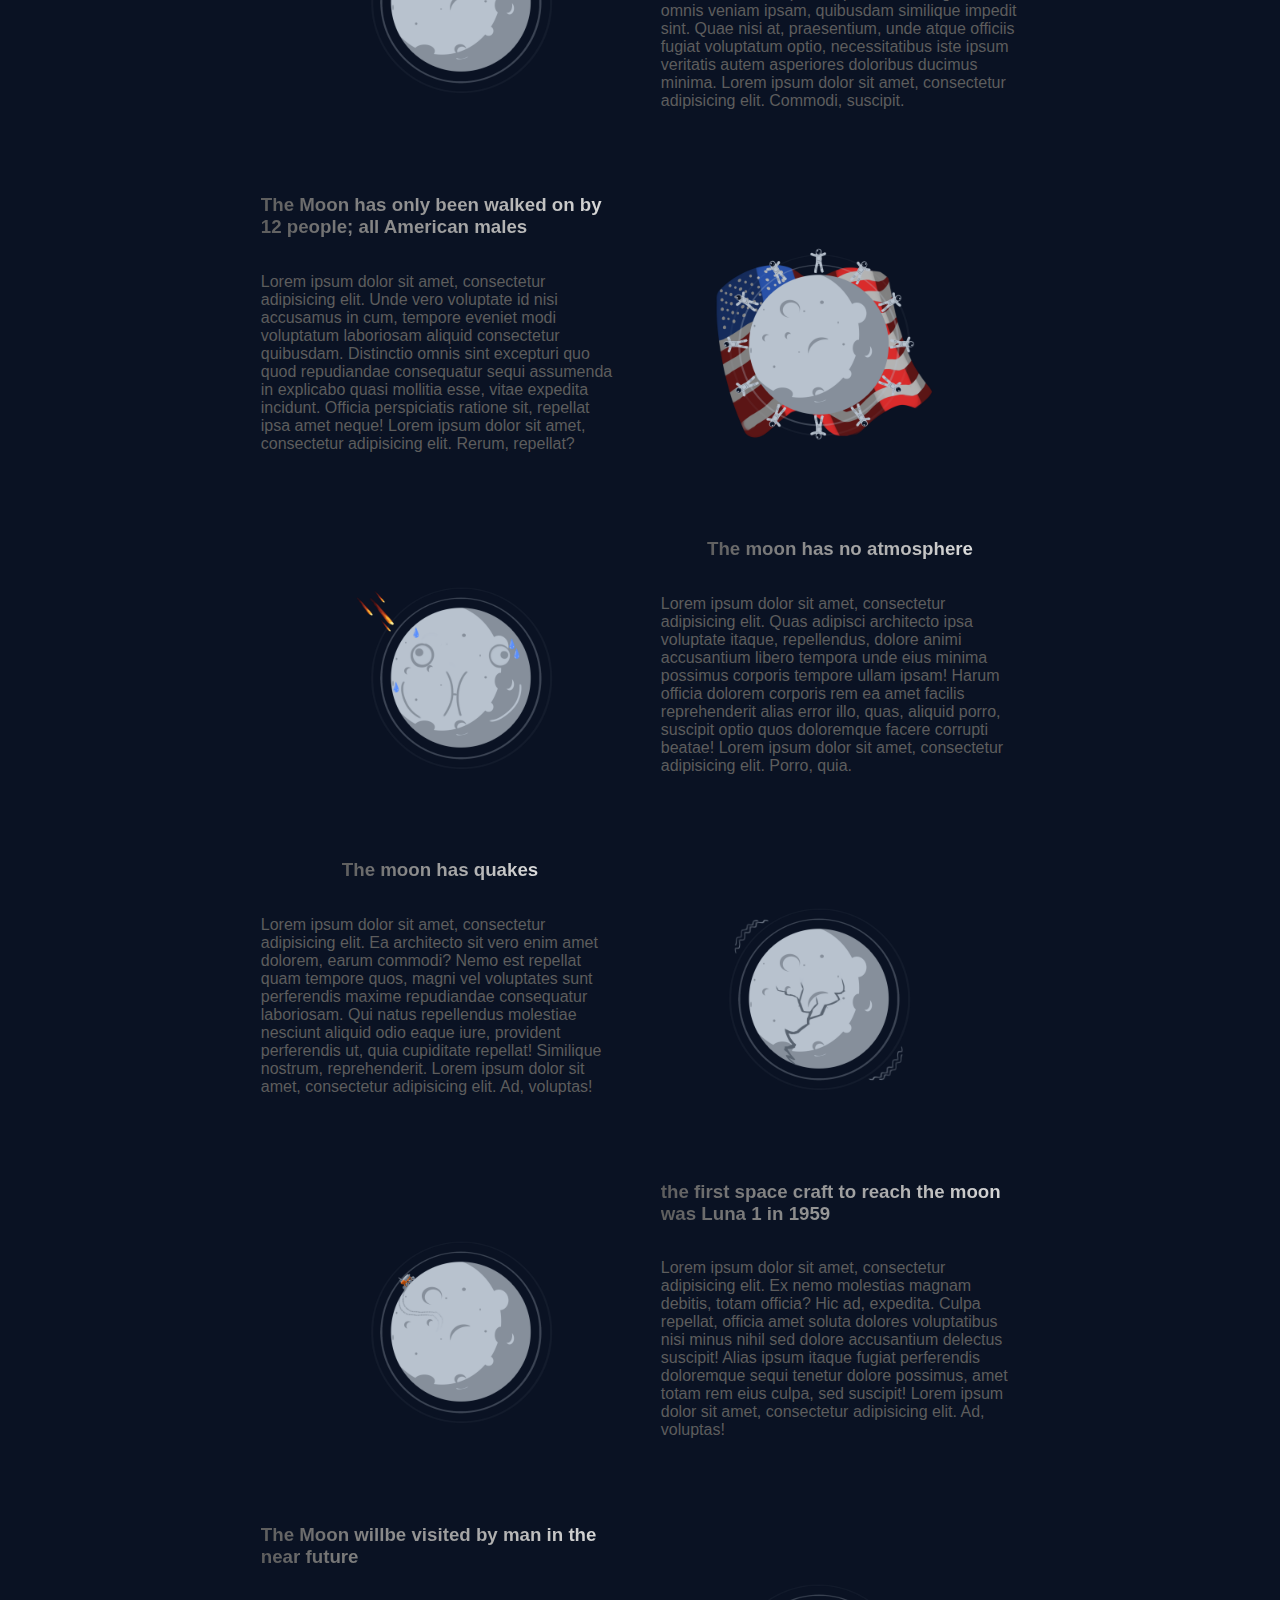
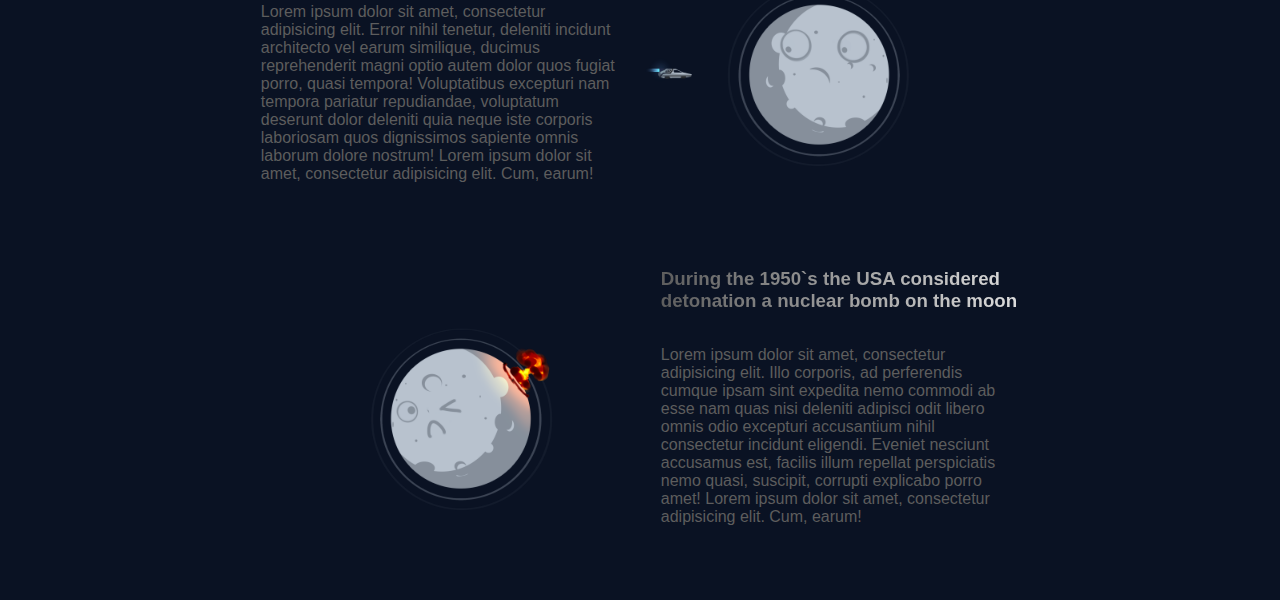
<file: FE_9_5_homework_responsive/homework/src/index.html>
<!DOCTYPE html>
<html lang="en">
   <head>
      <meta charset="UTF-8">
      <meta name="viewport" content="width=device-width, initial-scale=1.0">
      <meta http-equiv="X-UA-Compatible" content="ie=edge">
      <link rel="stylesheet" href="styles.css">
      <title>Responsive</title>
   </head>
   <body>
      <header>
         <nav>
            <ul class="header__nav">
               <li class="header__nav-element"><a href="#" id="active" tabindex="1">the moon</a></li>
               <li class="header__nav-element"><a href="#" tabindex="2">the sun</a></li>
               <li class="header__nav-element"><a href="#" tabindex="3">the earth</a></li>
            </ul>
         </nav>
         <h1>10 <i>interesting</i> facts about the Moon</h1>
      </header>
      <div class="content__block">
         <div class="content__block-article">
            <div class="article--content">
               <h3>The dark side of the Moon is the myth</h3>
               <p>Lorem ipsum dolor sit amet, consectetur adipisicing elit. Iste facere blanditiis veniam enim aspernatur voluptas quae perspiciatis vel. Repellendus similique pariatur id veritatis perspiciatis, error nulla mollitia sint earum aliquam repellat nostrum dolores excepturi. Eius pariatur, maxime blanditiis corporis quis, molestias voluptates nihil, molestiae nulla cupiditate officiis dignissimos aliquam animi. Lorem ipsum dolor sit amet, consectetur adipisicing elit. Temporibus, rerum.</p>
            </div>
            <div class="article--img"><img src="../assets/dark-side.png" alt=""></div>
         </div>
         <div class="content__block-article">
            <div class="article--content">
               <h3>The rise and fall of the tides on Earth is caused by the Moon</h3>
               <p>Lorem ipsum dolor sit amet, consectetur adipisicing elit. Obcaecati, provident facere quas, quia non labore corporis ex veniam, sint aut deserunt autem ad consequatur rem. Corporis tempore quidem sint quod, modi iste aliquid quibusdam molestiae amet necessitatibus dolorem impedit voluptatem tenetur aliquam, incidunt, eos provident quas repudiandae veniam ea nesciunt. Lorem ipsum dolor sit amet, consectetur adipisicing elit. Eaque, quos.</p>
            </div>
            <div class="article--img"><img src="../assets/earth-tides.png" alt=""></div>
         </div>
         <div class="content__block-article">
            <div class="article--content">
               <h3>The Moon is drifting away from Earth</h3>
               <p>Lorem ipsum dolor sit amet, consectetur adipisicing elit. Pariatur, incidunt. Quod iste reiciendis ipsam, debitis eligendi doloribus aspernatur? Ex nulla explicabo illo assumenda, optio quos sint autem, corporis consequuntur reiciendis, ullam fugit, laudantium laboriosam modi quidem dolorem ab aperiam recusandae deleniti nesciunt a sequi possimus ducimus beatae. Esse, eveniet, tempora! Lorem ipsum dolor sit amet, consectetur adipisicing elit. Officiis, quas.</p>
            </div>
            <div class="article--img"><img src="../assets/drifting-moon.png" alt=""></div>
         </div>
         <div class="content__block-article">
            <div class="article--content">
               <h3>A person would weigh much less on the Moon</h3>
               <p>Lorem ipsum dolor sit amet, consectetur adipisicing elit. Ut sapiente provident porro veritatis dolor soluta temporibus ratione mollitia incidunt minus corporis reprehenderit fugit eveniet omnis veniam ipsam, quibusdam similique impedit sint. Quae nisi at, praesentium, unde atque officiis fugiat voluptatum optio, necessitatibus iste ipsum veritatis autem asperiores doloribus ducimus minima. Lorem ipsum dolor sit amet, consectetur adipisicing elit. Commodi, suscipit.</p>
            </div>
            <div class="article--img"><img src="../assets/less-weight-on-the-moon.png" alt=""></div>
         </div>
         <div class="content__block-article">
            <div class="article--content">
               <h3>The Moon has only been walked on by 12 people; all American males</h3>
               <p>Lorem ipsum dolor sit amet, consectetur adipisicing elit. Unde vero voluptate id nisi accusamus in cum, tempore eveniet modi voluptatum laboriosam aliquid consectetur quibusdam. Distinctio omnis sint excepturi quo quod repudiandae consequatur sequi assumenda in explicabo quasi mollitia esse, vitae expedita incidunt. Officia perspiciatis ratione sit, repellat ipsa amet neque! Lorem ipsum dolor sit amet, consectetur adipisicing elit. Rerum, repellat?</p>
            </div>
            <div class="article--img"><img src="../assets/12-americans.png" alt=""></div>
         </div>
         <div class="content__block-article">
            <div class="article--content">
               <h3>The moon has no atmosphere</h3>
               <p>Lorem ipsum dolor sit amet, consectetur adipisicing elit. Quas adipisci architecto ipsa voluptate itaque, repellendus, dolore animi accusantium libero tempora unde eius minima possimus corporis tempore ullam ipsam! Harum officia dolorem corporis rem ea amet facilis reprehenderit alias error illo, quas, aliquid porro, suscipit optio quos doloremque facere corrupti beatae! Lorem ipsum dolor sit amet, consectetur adipisicing elit. Porro, quia.</p>
            </div>
            <div class="article--img"><img src="../assets/no-atmosphere.png" alt=""></div>
         </div>
         <div class="content__block-article">
            <div class="article--content">
               <h3>The moon has quakes</h3>
               <p>Lorem ipsum dolor sit amet, consectetur adipisicing elit. Ea architecto sit vero enim amet dolorem, earum commodi? Nemo est repellat quam tempore quos, magni vel voluptates sunt perferendis maxime repudiandae consequatur laboriosam. Qui natus repellendus molestiae nesciunt aliquid odio eaque iure, provident perferendis ut, quia cupiditate repellat! Similique nostrum, reprehenderit. Lorem ipsum dolor sit amet, consectetur adipisicing elit. Ad, voluptas!</p>
            </div>
            <div class="article--img"><img src="../assets/moon-quakes.png" alt=""></div>
         </div>
         <div class="content__block-article">
            <div class="article--content">
               <h3>the first space craft to reach the moon was Luna 1 in 1959</h3>
               <p>Lorem ipsum dolor sit amet, consectetur adipisicing elit. Ex nemo molestias magnam debitis, totam officia? Hic ad, expedita. Culpa repellat, officia amet soluta dolores voluptatibus nisi minus nihil sed dolore accusantium delectus suscipit! Alias ipsum itaque fugiat perferendis doloremque sequi tenetur dolore possimus, amet totam rem eius culpa, sed suscipit! Lorem ipsum dolor sit amet, consectetur adipisicing elit. Ad, voluptas!</p>
            </div>
            <div class="article--img"><img src="../assets/spacecraft.png" alt=""></div>
         </div>
         <div class="content__block-article">
            <div class="article--content">
               <h3>The Moon willbe visited by man in the near future</h3>
               <p>Lorem ipsum dolor sit amet, consectetur adipisicing elit. Error nihil tenetur, deleniti incidunt architecto vel earum similique, ducimus reprehenderit magni optio autem dolor quos fugiat porro, quasi tempora! Voluptatibus excepturi nam tempora pariatur repudiandae, voluptatum deserunt dolor deleniti quia neque iste corporis laboriosam quos dignissimos sapiente omnis laborum dolore nostrum! Lorem ipsum dolor sit amet, consectetur adipisicing elit. Cum, earum!</p>
            </div>
            <div class="article--img"><img src="../assets/moon-station.png" alt=""></div>
         </div>
         <div class="content__block-article">
            <div class="article--content">
               <h3>During the 1950`s the USA considered detonation a nuclear bomb on the moon</h3>
               <p>Lorem ipsum dolor sit amet, consectetur adipisicing elit. Illo corporis, ad perferendis cumque ipsam sint expedita nemo commodi ab esse nam quas nisi deleniti adipisci odit libero omnis odio excepturi accusantium nihil consectetur incidunt eligendi. Eveniet nesciunt accusamus est, facilis illum repellat perspiciatis nemo quasi, suscipit, corrupti explicabo porro amet! Lorem ipsum dolor sit amet, consectetur adipisicing elit. Cum, earum!</p>
            </div>
            <div class="article--img"><img src="../assets/nuclear-bomb.png" alt=""></div>
         </div>
      </div>
      <a href="#active" class="home-btn" tabindex="4">Up</a>
   </body>
</html>
</file>
<file: FE_9_12_homework_bom/homework/assets/styles.css>
*{
    margin: 0 auto;
}

body{
    display: flex;
    justify-content: center;
    flex-direction: column;
    align-items: center;
    margin: 15em auto;
}
.head__main-page{
    display: flex;
    justify-content: center;
    flex-direction: column;
}
.head__main-page-close{
    display: none;
}
#main__addbtn{
    border-radius: 20px;
    width: 15em;    
    height: 2em;
    margin: 30px auto;
}
.add__fields-close{
    display: none;
}
.add__fields{
    display: flex;
    justify-content: center;
    flex-direction: column;
    margin: 50px auto;
}
.add__fields input{
    width: 16em;
}
.add__fields button{
    margin: 30px 15px;
    width: 7em;
}
#content{


}
#modify{
    
}
.uncheked{
    background-image: url('todo-s.png');
}
.checked {
    background-image: url('assets/done-s.png');
}
</file>
<file: FE_9_1_homework_html-basics/homework/style.css>
html, body, div, span, applet, object, iframe,
h1, h2, h3, h4, h5, h6, p, blockquote, pre,
a, abbr, acronym, address, big, cite, code,
del, dfn, em, font, img, ins, kbd, q, s, samp,
small, strike, strong, sub, sup, tt, var,
b, u, i, center,
dl, dt, dd, ol, ul, li,
fieldset, form, label, legend,
table, caption, tbody, tfoot, thead, tr, th, td{background:transparent;border:0;margin:0;padding:0;vertical-align:baseline;}body{line-height:1;}h1, h2, h3, h4, h5, h6{clear:both;font-weight:normal;}ol, ul{list-style:none;}blockquote{quotes:none;}blockquote:before, blockquote:after{content:'';content:none;}del{text-decoration:line-through;}table{border-collapse:collapse;border-spacing:0;}a img{border:none;}#container{float:left;margin:0 -240px 0 0;width:100%;}#primary,
#secondary{float:right;overflow:hidden;width:220px;}#secondary{clear:right;}#footer{clear:both;width:100%;}.one-column #content{margin:0 auto;width:640px;}.single-attachment #content{margin:0 auto;width:900px;}body,
input,
textarea,
.page-title span,
.pingback a.url{font-family:Georgia, "Bitstream Charter", serif;}h3#comments-title,
h3#reply-title,
#access .menu,
#access div.menu ul,
#cancel-comment-reply-link,
.form-allowed-tags,
#site-info,
#site-title,
#wp-calendar,
.comment-meta,
.comment-body tr th,
.comment-body thead th,
.entry-content label,
.entry-content tr th,
.entry-content thead th,
.entry-meta,
.entry-title,
.entry-utility,
#respond label,
.navigation,
.page-title,
.pingback p,
.reply,
.widget-title,
.wp-caption-text{font-family:"Helvetica Neue", Arial, Helvetica, "Nimbus Sans L", sans-serif;}input[type="submit"]{font-family:"Helvetica Neue", Arial, Helvetica, "Nimbus Sans L", sans-serif;}pre{font-family:"Courier 10 Pitch", Courier, monospace;}code{font-family:Monaco, Consolas, "Andale Mono", "DejaVu Sans Mono", monospace;}#access .menu-header,
div.menu,
#colophon,
#branding,
#main,
#wrapper{margin:0 auto;width:940px;}#wrapper{background:#fff;margin-top:20px;padding:0 20px;}#footer-widget-area{overflow:hidden;}#footer-widget-area .widget-area{float:left;margin-right:20px;width:220px;}#footer-widget-area #fourth{margin-right:0;}#site-info{float:left;font-size:14px;font-weight:bold;width:700px;}#site-generator{float:right;width:220px;}body{background:#f1f1f1;}body,
input,
textarea{color:#666;font-size:12px;line-height:18px;}hr{background-color:#e7e7e7;border:0;clear:both;height:1px;margin-bottom:18px;}p{margin-bottom:18px;}ul{list-style:square;margin:0 0 18px 1.5em;}ol{list-style:decimal;margin:0 0 18px 1.5em;}ol ol{list-style:upper-alpha;}ol ol ol{list-style:lower-roman;}ol ol ol ol{list-style:lower-alpha;}ul ul,
ol ol,
ul ol,
ol ul{margin-bottom:0;}dl{margin:0 0 24px 0;}dt{font-weight:bold;}dd{margin-bottom:18px;}strong{font-weight:bold;}cite,
em,
i{font-style:italic;}big{font-size:131.25%;}ins{background:#ffc;text-decoration:none;}blockquote{font-style:italic;padding:0 3em;}blockquote cite,
blockquote em,
blockquote i{font-style:normal;}pre{background:#f7f7f7;color:#222;line-height:18px;margin-bottom:18px;overflow:auto;padding:1.5em;}abbr,
acronym{border-bottom:1px dotted #666;cursor:help;}sup,
sub{height:0;line-height:1;position:relative;vertical-align:baseline;}sup{bottom:1ex;}sub{top:.5ex;}small{font-size:smaller;}input[type="text"],
input[type="password"],
input[type="email"],
input[type="url"],
input[type="number"],
textarea{background:#f9f9f9;border:1px solid #ccc;box-shadow:inset 1px 1px 1px rgba(0,0,0,0.1);-moz-box-shadow:inset 1px 1px 1px rgba(0,0,0,0.1);-webkit-box-shadow:inset 1px 1px 1px rgba(0,0,0,0.1);padding:2px;}a:link{color:#0066cc;}a:visited{color:#743399;}a:active,
a:hover{color:#ff4b33;}.screen-reader-text{clip:rect(1px, 1px, 1px, 1px);overflow:hidden;position:absolute !important;height:1px;width:1px;}#header{padding:30px 0 0 0;}#site-title{float:left;font-size:30px;line-height:36px;margin:0 0 18px 0;width:700px;}#site-title a{color:#000;font-weight:bold;text-decoration:none;}#site-description{color:#000;clear:right;float:right;font-style:italic;margin:15px 0 18px 0;opacity:.65;width:220px;}#branding img{border-top:4px solid #000;border-bottom:1px solid #000;display:block;float:left;}#access{background:#000;display:block;float:left;margin:0 auto;width:940px;}#access .menu-header,
div.menu{font-size:13px;margin-left:12px;width:928px;}#access .menu-header ul,
div.menu ul{list-style:none;margin:0;}#access .menu-header li,
div.menu li{float:left;position:relative;}#access a{color:#aaa;display:block;line-height:38px;padding:0 10px;text-decoration:none;}#access ul ul{box-shadow:0px 3px 3px rgba(0,0,0,0.2);-moz-box-shadow:0px 3px 3px rgba(0,0,0,0.2);-webkit-box-shadow:0px 3px 3px rgba(0,0,0,0.2);display:none;position:absolute;top:38px;left:0;float:left;width:180px;z-index:99999;}#access ul ul li{min-width:180px;}#access ul ul ul{left:100%;top:0;}#access ul ul a{background:#333;line-height:1em;padding:10px;width:160px;height:auto;}#access li:hover > a,
#access ul ul:hover > a{background:#333;color:#fff;}#access ul li:hover > ul{display:block;}#access ul li.current_page_item > a,
#access ul li.current_page_ancestor > a,
#access ul li.current-menu-ancestor > a,
#access ul li.current-menu-item > a,
#access ul li.current-menu-parent > a{color:#fff;}* html #access ul li.current_page_item a,
* html #access ul li.current_page_ancestor a,
* html #access ul li.current-menu-ancestor a,
* html #access ul li.current-menu-item a,
* html #access ul li.current-menu-parent a,
* html #access ul li a:hover{color:#fff;}#main{clear:both;overflow:hidden;padding:40px 0 0 0;}#content{margin-bottom:36px;}#content,
#content input,
#content textarea{color:#333;font-size:16px;line-height:24px;}#content p,
#content ul,
#content ol,
#content dd,
#content pre,
#content hr{margin-bottom:24px;}#content ul ul,
#content ol ol,
#content ul ol,
#content ol ul{margin-bottom:0;}#content pre,
#content kbd,
#content tt,
#content var{font-size:15px;line-height:21px;}#content code{font-size:13px;}#content dt,
#content th{color:#000;}#content h1,
#content h2,
#content h3,
#content h4,
#content h5,
#content h6{color:#000;line-height:1.5em;margin:0 0 20px 0;}#content table{border:1px solid #e7e7e7;margin:0 -1px 24px 0;text-align:left;width:100%;}#content tr th,
#content thead th{color:#777;font-size:12px;font-weight:bold;line-height:18px;padding:9px 24px;border-right: 1px solid #e7e7e7;}#content tr td{border-top:1px solid #e7e7e7;padding:6px 24px;border-right: 1px solid #e7e7e7;}#content tr.odd td{background:#f2f7fc;}.hentry{margin:0 0 48px 0;}.home .sticky{background:#f2f7fc;border-top:4px solid #000;margin-left:-20px;margin-right:-20px;padding:18px 20px;}.single .hentry{margin:0 0 36px 0;}.page-title{color:#000;font-size:14px;font-weight:bold;margin:0 0 36px 0;}.page-title span{color:#333;font-size:16px;font-style:italic;font-weight:normal;}.page-title a:link,
.page-title a:visited{color:#777;text-decoration:none;}.page-title a:active,
.page-title a:hover{color:#ff4b33;}#content .entry-title{color:#000;font-size:21px;font-weight:bold;line-height:1.3em;margin-bottom:0;}.entry-title a:link,
.entry-title a:visited{color:#000;text-decoration:none;}.entry-title a:active,
.entry-title a:hover{color:#ff4b33;}.entry-meta{color:#777;font-size:12px;}.entry-meta abbr,
.entry-utility abbr{border:none;}.entry-meta abbr:hover,
.entry-utility abbr:hover{border-bottom:1px dotted #666;}.single-author .by-author{position:absolute !important;clip:rect(1px 1px 1px 1px);clip:rect(1px, 1px, 1px, 1px);}.entry-content,
.entry-summary{clear:both;padding:12px 0 0 0;}.entry-content .more-link{white-space:nowrap;}#content .entry-summary p:last-child{margin-bottom:12px;}.entry-content fieldset{border:1px solid #e7e7e7;margin:0 0 24px 0;padding:24px;}.entry-content fieldset legend{background:#fff;color:#000;font-weight:bold;padding:0 24px;}.entry-content input{margin:0 0 24px 0;}.entry-content input.file,
.entry-content input.button{margin-right:24px;}.entry-content label{color:#777;font-size:12px;}.entry-content select{margin:0 0 24px 0;}.entry-content sup,
.entry-content sub{font-size:10px;}.entry-content blockquote.left{float:left;margin-left:0;margin-right:24px;text-align:right;width:33%;}.entry-content blockquote.right{float:right;margin-left:24px;margin-right:0;text-align:left;width:33%;}.page-link{clear:both;color:#000;font-weight:bold;line-height:48px;word-spacing:0.5em;}.page-link a:link,
.page-link a:visited{background:#f1f1f1;color:#333;font-weight:normal;padding:0.5em 0.75em;text-decoration:none;}.home .sticky .page-link a{background:#d9e8f7;}.page-link a:active,
.page-link a:hover{color:#ff4b33;}body.page .edit-link{clear:both;display:block;}#entry-author-info{background:#f2f7fc;border-top:4px solid #000;clear:both;font-size:14px;line-height:20px;margin:24px 0;overflow:hidden;padding:18px 20px;}#entry-author-info #author-avatar{background:#fff;border:1px solid #e7e7e7;float:left;height:60px;margin:0 -104px 0 0;padding:11px;}#entry-author-info #author-description{float:left;margin:0 0 0 104px;}#entry-author-info h2{color:#000;font-size:100%;font-weight:bold;margin-bottom:0;}.entry-utility{clear:both;color:#777;font-size:12px;line-height:18px;}.entry-meta a,
.entry-utility a{color:#777;}.entry-meta a:hover,
.entry-utility a:hover{color:#ff4b33;}#content .video-player{padding:0;}.format-standard .wp-video,
.format-standard .wp-audio-shortcode,
.format-audio .wp-audio-shortcode,
.format-standard .video-player{margin-bottom:24px;}.home #content .format-aside p,
.home #content .category-asides p{font-size:14px;line-height:20px;margin-bottom:10px;margin-top:0;}.format-gallery .size-thumbnail img,
.category-gallery .size-thumbnail img{border:10px solid #f1f1f1;margin-bottom:0;}.format-gallery .gallery-thumb,
.category-gallery .gallery-thumb{float:left;margin-right:20px;margin-top:-4px;}.home #content .format-gallery .entry-utility,
.home #content .category-gallery .entry-utility{padding-top:4px;}.attachment .entry-content .entry-caption{font-size:140%;margin-top:24px;}.attachment .entry-content .nav-previous a:before{content:'\2190\00a0';}.attachment .entry-content .nav-next a:after{content:'\00a0\2192';}#content img.size-auto,
#content img.size-full,
#content img.size-large,
#content img.size-medium,
#content .entry-attachment img,
#content .widget-container img{max-width:100%;height:auto;}#ie8 #content img.size-auto,
#ie8 #content img.size-full,
#ie8 #content img.size-large,
#ie8 #content img.size-medium,
#ie8 #content .entry-attachment img{width:auto;}.alignleft,
img.alignleft{display:inline;float:left;margin-right:24px;margin-top:4px;}.alignright,
img.alignright{display:inline;float:right;margin-left:24px;margin-top:4px;}.aligncenter,
img.aligncenter{clear:both;display:block;margin-left:auto;margin-right:auto;}img.alignleft,
img.alignright,
img.aligncenter{margin-bottom:12px;}.wp-caption{background:#f1f1f1;line-height:18px;margin-bottom:20px;max-width:100%;padding:4px;text-align:center;}.wp-caption img{margin:5px 5px 0;max-width:622px;}.wp-caption p.wp-caption-text{color:#777;font-size:12px;margin:5px;}.wp-smiley{margin:0;}.gallery{margin:0 auto 18px;}.gallery .gallery-item{float:left;margin-top:0;text-align:center;}.gallery-columns-1 .gallery-item{width:100%;}.gallery-columns-2 .gallery-item{width:50%;}.gallery-columns-3 .gallery-item{width:33%;}.gallery-columns-4 .gallery-item{width:25%;}.gallery-columns-5 .gallery-item{width:20%;}.gallery-columns-6 .gallery-item{width:16%;}.gallery-columns-7 .gallery-item{width:14%;}.gallery-columns-8 .gallery-item{width:12%;}.gallery-columns-9 .gallery-item{width:11%;}.gallery-columns-1 img{max-width:620px;}.gallery-columns-2 img{max-width:288px;}.gallery-columns-3 img{max-width:177px;}.gallery-columns-4 img{max-width:122px;}.gallery-columns-5 img{max-width:88px;}.gallery-columns-6 img{max-width:66px;}.gallery-columns-7 img{max-width:50px;}.gallery-columns-8 img{max-width:39px;}.gallery-columns-9 img{max-width:29px;}.gallery-item img{height:auto;}.gallery-columns-2 .attachment-medium{max-width:92%;height:auto;}.gallery-columns-4 .attachment-thumbnail{max-width:84%;height:auto;}.gallery .gallery-caption{color:#777;font-size:12px;margin:0 0 12px;}.gallery dl{margin:0;}.gallery img{border:10px solid #f1f1f1;}.gallery br+br{display:none;}#content .entry-attachment img{display:block;margin:0 auto;}.navigation{color:#777;font-size:12px;line-height:18px;overflow:hidden;}.navigation a:link,
.navigation a:visited{color:#777;text-decoration:none;}.navigation a:active,
.navigation a:hover{color:#ff4b33;}.nav-previous{float:left;width:50%;}.nav-next{float:right;text-align:right;width:50%;}#nav-above{margin:0 0 18px 0;}#nav-above{display:none;}.paged #nav-above,
.single #nav-above{display:block;}#nav-below{margin:-18px 0 0 0;}#comments{clear:both;}#comments .navigation{padding:0 0 18px 0;}h3#comments-title,
h3#reply-title{color:#000;font-size:20px;font-weight:bold;margin-bottom:0;}h3#comments-title{padding:24px 0;}.commentlist{list-style:none;margin:0;}.commentlist li.comment{border-bottom:1px solid #e7e7e7;line-height:24px;margin:0 0 24px 0;padding:0 0 0 56px;position:relative;}.commentlist li:last-child{border-bottom:none;margin-bottom:0;}#comments .comment-body ul,
#comments .comment-body ol{margin-bottom:18px;}#comments .comment-body p:last-child{margin-bottom:6px;}#comments .comment-body blockquote p:last-child{margin-bottom:24px;}.commentlist ol{list-style:decimal;}.commentlist .avatar{position:absolute;top:4px;left:0;}.comment-author{}.comment-author cite{color:#000;font-style:normal;font-weight:bold;}.comment-author .says{font-style:italic;}.comment-meta{font-size:12px;margin:0 0 18px 0;}.comment-meta a:link,
.comment-meta a:visited{color:#777;text-decoration:none;}.comment-meta a:active,
.comment-meta a:hover{color:#ff4b33;}.commentlist .even{}.commentlist .bypostauthor{}.commentlist .bypostauthor > div{background:#f2f7fc;border-top:4px solid #000;margin-bottom:10px;padding:10px 0 0 20px;}.reply{font-size:12px;padding:0 0 24px 0;}.reply a,
a.comment-edit-link{color:#777;}.reply a:hover,
a.comment-edit-link:hover{color:#ff4b33;}.commentlist .children{list-style:none;margin:0;}.commentlist .children li{border:none;margin:0;}.nopassword,
.nocomments{display:none;}#comments .pingback{border-bottom:1px solid #e7e7e7;margin-bottom:18px;padding-bottom:18px;}.commentlist li.comment+li.pingback{margin-top:-6px;}#comments .pingback p{color:#777;display:block;font-size:12px;line-height:18px;margin:0;}#comments .pingback .url{font-size:13px;font-style:italic;}input[type="submit"]{color:#333;}#respond{border-top:1px solid #e7e7e7;margin:24px 0;overflow:hidden;position:relative;}#respond p{margin:0;}#respond .comment-notes{margin-bottom:1em;}.form-allowed-tags{line-height:1em;}.children #respond{margin:0 48px 0 0;}h3#reply-title{margin:18px 0;}#comments-list #respond{margin:0 0 18px 0;}#comments-list ul #respond{margin:0;}#cancel-comment-reply-link{font-size:12px;font-weight:normal;line-height:18px;}#respond .required{color:#ff4b33;font-weight:bold;}#respond label{color:#777;font-size:12px;}#respond input{margin:0 0 9px;width:98%;}#respond textarea{width:98%;}#respond .form-allowed-tags{color:#777;font-size:12px;line-height:18px;}#respond .form-allowed-tags code{font-size:11px;}#respond .form-submit{margin:12px 0;}#respond .form-submit input{font-size:14px;width:auto;}.widget-area ul{list-style:none;margin-left:0;}.widget-area ul ul{list-style:square;margin-left:1.3em;}.widget-area select{max-width:100%;}.widget_search #s{width:60%;}.widget_search label{display:none;}.widget-container{word-wrap:break-word;-webkit-hyphens:auto;-moz-hyphens:auto;hyphens:auto;margin:0 0 18px 0;}.widget-container .wp-caption img{margin:auto;}.widget-container.widget_image .wp-caption{width:auto;}.widget-container.widget_image .wp-caption img{margin-left:-8px;}.widget-title{color:#222;font-size:14px;font-weight:bold;}.widget-area a:link,
.widget-area a:visited{text-decoration:none;}.widget-area a:active,
.widget-area a:hover{text-decoration:underline;}.widget-area .entry-meta{font-size:11px;}#wp_tag_cloud div{line-height:1.6em;}#wp-calendar{width:100%;}#wp-calendar caption{color:#222;font-size:14px;font-weight:bold;padding-bottom:4px;text-align:left;}#wp-calendar thead{font-size:11px;}#wp-calendar thead th{}#wp-calendar tbody{color:#aaa;}#wp-calendar tbody td{background:#f5f5f5;border:1px solid #fff;padding:3px 0 2px;text-align:center;}#wp-calendar tbody .pad{background:none;}#wp-calendar tfoot #next{text-align:right;}.widget_rss a.rsswidget{color:#000;}.widget_rss a.rsswidget:hover{color:#ff4b33;}.widget_rss .widget-title img{width:11px;height:11px;}#main .widget-area ul{margin-left:0;padding:0 20px 0 0;}#main .widget-area ul ul{border:none;margin-left:1.3em;padding:0;}#primary{}#secondary{}#footer-widget-area{}#main .widget-container.music-player ul{margin:0;}#footer{margin-bottom:20px;}#colophon{border-top:4px solid #000;margin-top:-4px;overflow:hidden;padding:18px 0;}#site-info{font-weight:bold;}#site-info a{color:#000;text-decoration:none;}#site-generator{font-style:italic;position:relative;}#site-generator a{background:url(images/wordpress.png) center left no-repeat;color:#666;display:inline-block;line-height:16px;padding-left:20px;text-decoration:none;}#site-generator a:hover{text-decoration:underline;}img#wpstats{display:block;margin:0 auto 10px;}pre{-webkit-text-size-adjust:140%;}code{-webkit-text-size-adjust:160%;}#access,
.entry-meta,
.entry-utility,
.navigation,
.widget-area{-webkit-text-size-adjust:120%;}#site-description{-webkit-text-size-adjust:none;}@media print{body{background:none !important;}#wrapper{clear:both !important;display:block !important;float:none !important;position:relative !important;}#header{border-bottom:2pt solid #000;padding-bottom:18pt;}#colophon{border-top:2pt solid #000;}#site-title,	#site-description{float:none;line-height:1.4em;margin:0;padding:0;}#site-title{font-size:13pt;}.entry-content{font-size:14pt;line-height:1.6em;}.entry-title{font-size:21pt;}#access,	#branding img,	#respond,	.comment-edit-link,	.edit-link,	.navigation,	.page-link,	.widget-area{display:none !important;}#container,	#header,	#footer{margin:0;width:100%;}#content,	.one-column #content{margin:24pt 0 0;width:100%;}.wp-caption p{font-size:11pt;}#site-info,	#site-generator{float:none;width:auto;}#colophon{width:auto;}img#wpstats{display:none;}#site-generator a{margin:0;padding:0;}#entry-author-info{border:1px solid #e7e7e7;}#main{display:inline;}.home .sticky{border:none;}}
img{width: 140px;vertical-align: middle; display:block; margin:0 auto;margin-left: calc(50% - 50px);margin-bottom: 20px;}nav > a{padding: 10px;color: #0279c1;}nav > a b:hover{color: #00527a;}nav > a:visited{color: #0279c1;}article{padding-left: 10px;}footer{margin-top: 20px;padding: 40px 20px;text-align: center;background: #3333;}
</file>
<file: FE_9_2_homework_css-basics/homework/css/general.css>
/* 

please don't edit this styles

*/

h2.tm-section-title{color:red}a:focus{color:#666;outline:0}ul{padding:0;margin:0}body{background-color:#f2f2f2;color:#000;font-family:'Open Sans',Helvetica,Arial,sans-serif;font-size:16px;font-weight:300;padding-top:30px;overflow-x:hidden}section:before{position:absolute;z-index:1}.box,.tm-content-box,.tm-main-nav{background-color:#fff}.tm-sidebar{position:fixed;width:360px}.tm-main-nav{font-size:1.6667em;padding-top:15px;padding-bottom:10px;text-align:center}.tm-nav-item{list-style:none;width:100%;padding:15px 30px}.tm-nav-item-link{border:1px solid transparent;color:#666;display:block;padding:10px;width:100%;-webkit-transition:all .3s ease;transition:all .3s ease}.carousel-indicators li,.tm-banner-inner{border:1px solid #999}.flex-2-col,.tm-banner-inner{display:-webkit-box;display:-webkit-flex;display:-ms-flexbox}.tm-nav-item-link.active,.tm-nav-item-link:hover{color:#666;text-decoration:none;border:1px solid #999}.tm-nav-item-link:focus{text-decoration:none}.tm-banner-text,.tm-banner-title,.tm-section-title{color:#666;font-weight:300;margin-top:0}.tm-section-title{margin-bottom:20px}.tm-section-title-box{margin-bottom:0}.tm-banner-title{font-size:3.3em;letter-spacing:2px;text-transform:uppercase}.tm-main-content{margin-left:360px;padding-left:30px}.tm-content-box{margin-bottom:30px}.pad{padding:50px}.tm-banner{height:370px;padding:30px}.tm-banner-inner{height:100%;text-align:center;display:flex;-webkit-box-orient:vertical;-webkit-box-direction:normal;-webkit-flex-direction:column;-ms-flex-direction:column;flex-direction:column;-webkit-box-align:center;-webkit-align-items:center;-ms-flex-align:center;align-items:center;-webkit-box-pack:center;-webkit-justify-content:center;-ms-flex-pack:center;justify-content:center}.tm-banner-text{font-size:1.4em}.flex-2-col{display:flex;-webkit-box-align:center;-webkit-align-items:center;-ms-flex-align:center;align-items:center}.boxes,.tm-box-bg-title{display:-webkit-box;display:-webkit-flex;display:-ms-flexbox}.flex-item{-webkit-box-flex:0 1 auto;-webkit-flex:0 1 auto;-ms-flex:0 1 auto;flex:0 1 auto}.section-description{line-height:1.8;margin-bottom:25px}.section-description:last-child{margin-bottom:0}.tm-team-description-container{max-width:500px}.tm-team-info{display:flex}.box{list-style:none;width:33.3333%;height:auto;border:1px solid silver;border-width:0 1px 1px 0;padding:10px}.box-bg{position:relative}.tm-box-bg-title{position:absolute;top:0;right:0;bottom:0;left:0;display:flex;-webkit-box-align:center;-webkit-align-items:center;-ms-flex-align:center;align-items:center;-webkit-box-pack:center;-webkit-justify-content:center;-ms-flex-pack:center;justify-content:center}.boxes{display:flex;-webkit-flex-wrap:wrap;-ms-flex-wrap:wrap;flex-wrap:wrap}.gallery-container a{cursor:-webkit-zoom-in;cursor:zoom-in}.carousel{position:relative;height:auto;padding:50px 50px 80px;text-align:center}.carousel-indicators{bottom:30px}.carousel-content{color:#000;display:-webkit-box;display:-webkit-flex;display:-ms-flexbox;display:flex;-webkit-box-align:center;-webkit-align-items:center;-ms-flex-align:center;align-items:center}.carousel-indicators .active{background-color:#999}.contact-form{overflow:hidden}.form-control{border-radius:0;font-size:1em}.form-control:focus{border-color:#999;box-shadow:inset 0 1px 1px rgba(0,0,0,.075),0 0 8px rgba(153,153,153,.45)}.form-group{margin-bottom:20px}.form-group-2-col-left{padding-left:0;padding-right:5px}.form-group-2-col-right{padding-right:0;padding-left:5px}.mandatory-field:after{position:absolute;top:0;right:7px}.submit-btn{border-radius:0;background:0;border:1px solid #999;color:#999;float:right;font-size:1.4em;font-weight:300;padding:15px 60px;-webkit-transition:all .3s ease;transition:all .3s ease}.submit-btn:active,.submit-btn:active:focus,.submit-btn:active:hover,.submit-btn:focus,.submit-btn:hover,.submit-btn:visited{background:#999;border:1px solid #999;color:#fff}.tm-footer{color:#666;padding-bottom:15px}
</file>
<file: FE_9_2_homework_css-basics/homework/css/style.css>
:root{
		--main-color:rgba(49,176,213,1);
	}
@media screen {
	
	p::first-letter{
		color: #76cdd7;
		font-size:30px;
		initial-letter:2;
	}
	.tm-content-box, .tm-sidebar{
		box-shadow: 0 0 1em black;
	}

	.boxes .box-bg:hover{
		background-color: var(--main-color);
	}
	.boxes .box-bg h2:hover{
		color: #fff;
	}
	.boxes .box img{
		border-radius: 50%;
	}
	.margin-b-10, .heading, .flex-2-col, #ideas{
		position: relative;
		border-top-left-radius: 20px;
		overflow: hidden;
	}
	.margin-b-10:before, .heading:before,.flex-2-col:before, #ideas:before{
		border-right: 120px solid #fff;
		border-top: 25px solid var(--main-color);
		content: '';
		font-size: 0px; 
		height: 0px;
		left:0px; 
		line-height: 0%; 
		overflow: hidden;
		position: absolute;
		top:0px;
		width: 0px;
	}
	.carousel-item h2.tm-section-title{
		color:gainsboro ;
		word-spacing: 5px;
	}
	h2 + p{
		font-style: italic;
	}
	.heading .pad li a:hover{
		color: var(--main-color);
		text-decoration: underline;
		border-bottom: 1px double;
	}
	.heading .pad li a:visited{
		color: silver;
	}
	.heading .pad li:nth-child(1):after, .heading .pad li:nth-child(3):after{
		color: red;
		content: 'New';
		font-size: 12px;
		vertical-align: 35%;
	}
	.boxes li:nth-child(odd):not(.box-bg){
		background-color: rgba(192,192,192,0.3);
	}
	.boxes h2 + p:first-letter{
		color: black;
	}
	.tm-main-nav li:not(:last-child){
		border-bottom: 2px dotted silver;
	}
	#contact_name[type=text], #contact_subject[type=text]{
		color: red;
	}
	.mandatory-field:after{
		content: "*";
		color:red;
	}
	button{
		color: red !important;
	}
	button:hover{
		color:#fff !important;
		background-color: var(--main-color) !important;
	}
}
@media print{
	@page{
		size:auto;
		.margin-b-10{
			margin-bottom: 0px;
		}
		#home, .tm-banner{
			height: 300px;
		}
		.tm-sidebar, .tm-content-box:not(:first-child), .blocks, .carousel{
			display: none;
			width: 0;
			height: 0;
		}
		.tm-main-content{
			margin: 0 auto;
		}
		.flex-2-col{
			display: block;
			font-size: 12px;
		}
		.flex-2-col .flex-item img{
			display: block;
			margin-left: auto;
			margin-right: auto;
			height: 250px;
		}

		.flex-2-col h2{
			color: var(--main-color);
		}
	}

}
</file>
<file: FE_9_4_homework_css-layouts/homework/css/main.css>
body {
  min-width: 900px;
  max-width: 1600px;
  margin: auto;
}
body strong {
  font-weight: bold;
}
body p, body h1, body h2, body h3, body h4, body h5, body h6, body a, body input[type=text] {
  font-family: "Open Sans";
}

/* Head */
header {
  background-attachment: fixed;
  background-image: url("../img/apples.jpg");
  background-position: center center;
  background-size: cover;
  height: 940px;
  width: 100%;
}
header .header-container {
  align-items: center;
  display: flex;
  justify-content: space-between;
}
header .header-container .logo {
  color: #fff;
  font-size: 18px;
  text-transform: uppercase;
}
header h1 {
  color: #f3f3f3;
  font-size: 50px;
  letter-spacing: 6px;
  margin-top: 270px;
  text-align: center;
  text-transform: uppercase;
}
header h1 b {
  font-size: 85px;
}
header a {
  color: #fff;
  text-decoration: none;
  text-transform: capitalize;
}
header p {
  color: #fff;
  font-size: 15px;
  padding: 40px;
  text-align: center;
  text-transform: capitalize;
}
header ul {
  align-items: center;
  display: flex;
  justify-content: center;
}
header ul li {
  padding-right: 75px;
}
header ul a {
  font-size: 18px;
}
header ul a:hover {
  border-bottom: 2px solid #A4A4A4;
  color: #A4A4A4;
}
header span {
  align-items: center;
  display: flex;
  justify-content: center;
  margin-bottom: 140px;
  margin-top: 220px;
}
header span input[type=button] {
  background-color: rgba(52, 54, 56, 0.2);
  color: #fff;
  height: 60px;
  text-decoration: none;
  text-transform: capitalize;
  width: 300px;
  border: 3px solid #fff;
}

.after-head {
  width: 100%;
  height: 434px;
  display: flex;
  justify-content: center;
  align-items: center;
}
.after-head p {
  width: 50%;
}
.after-head p:first-child {
  font-family: sans-serif;
  font-size: 35px;
  padding-left: 45px;
}
.after-head p:last-child {
  font-size: 18px;
}

/* article section */
.article-sector {
  background-color: #f3f3f3;
  height: 2200px;
}
.article-sector h2 {
  text-align: center;
  font-size: 30px;
  padding-top: 190px;
  margin-bottom: 120px;
}

.sectors {
  display: flex;
  justify-content: center;
  align-items: center;
}
.sectors figure {
  width: 58%;
  margin: 10px;
  position: relative;
}
.sectors figure span {
  position: absolute;
  top: 20px;
  right: 30px;
  color: #fff;
  border: 3px solid #fff;
  background-color: #5e5e5e;
  padding: 7px;
  font-size: 17px;
}
.sectors figure span svg {
  fill: #fff;
  vertical-align: top;
}
.sectors figure img {
  width: 100%;
  z-index: 1;
  background-color: rgba(0, 0, 0, 0.6);
}
.sectors figure figcaption {
  position: absolute;
  color: #fff;
  left: 20px;
  bottom: 30px;
  text-transform: capitalize;
}
.sectors figure figcaption b {
  font-weight: bold;
}
.sectors p {
  text-align: center;
  width: 38%;
}

/*subscribe forms */
.subscribe-form {
  background-color: #fff;
  display: grid;
  grid-template-columns: 1fr 3fr;
  height: 190px;
  margin: 30px;
  padding-bottom: 25px;
  width: 96%;
}
.subscribe-form form {
  display: grid;
  grid-gap: 0;
  grid-template-columns: 5fr 1fr;
  padding: 69px;
}
.subscribe-form form input[type=text] {
  background-color: #f3f3f3;
  border: 1px solid black;
  padding-left: 20px;
}
.subscribe-form form input[type=submit] {
  background-color: #343638;
  border: 1px solid black;
  color: #fff;
}
.subscribe-form p {
  margin: auto;
  text-align: center;
  width: 100%;
}

.subscribe-form-footer {
  background-color: #fff;
}
.subscribe-form-footer form {
  display: flex;
  justify-content: flex-end;
}
.subscribe-form-footer form input[type=text] {
  padding: 10px;
  background-color: #f3f3f3;
  border: 1px solid black;
}
.subscribe-form-footer form input[type=submit] {
  background-color: #343638;
  border: 1px solid black;
  color: #fff;
}
.subscribe-form-footer p {
  margin: auto;
  text-align: center;
  width: 100%;
}

/*	footer */
.footer-head {
  margin: 150px 40px;
  display: grid;
  grid-template-columns: repeat(4, 1fr);
  grid-template-rows: 25% 50%;
  width: 100%;
}
.footer-head p {
  padding: 20px;
  color: #9e9e9e;
  font-size: 15px;
}
.footer-head h3 {
  padding: 20px;
  text-transform: capitalize;
}
.footer-head #tweet-counter {
  color: #9e9e9e;
  opacity: 0.5;
}

.footer-bottom {
  display: flex;
  justify-content: space-between;
}
.footer-bottom p {
  color: #9e9e9e;
}
.footer-bottom ul {
  display: flex;
}
.footer-bottom ul a {
  text-decoration: none;
  margin: 20px;
  text-transform: capitalize;
  color: black;
}
</file>
<file: FE_9_5_homework_responsive/homework/src/styles.css>
/* * Feel free to change name of colors if you need it * Feel free to add new colors if you need it */
 :root {
     --bg-color--dark: #0a1223;
     --bg-color--light: #fff;
     --link: #5d5d5d;
     --link--active: #54597d;
     --link--hover: #54597d;
     --article-title: #ddd;
     --article-title--dark: #000;
     --thumbnail--description: #5d5d5d;
    /* These styles are needed only for media query max-width: 575px */
    /* The 'Up' button (circle button at right bottom corner) */
     --btn-color: #fff;
     --btn-bg-color: #5ebcff;
     --navigation-border-bottom: #ddd;
     --thumbnail-title: #484747;
}
/* Your styles go here */
 body{
     background-color: var(--bg-color--dark);
     font-family: sans-serif;
}
 h1{
     color:var(--article-title);
     text-align: center;
     font-size: 85px;
     padding-top: 60px;
}
 h3 {
     background: linear-gradient(to left, #ddd, #5d5d5d);
     -webkit-background-clip: text;
     -webkit-text-fill-color: transparent;
}
 p{
     color:var(--thumbnail--description);
}
 nav {
     display: flex;
     justify-content: flex-end;
}
 img {
     object-fit: cover;
     max-width: 400px;
     max-height: 400px;
}
 .header__nav{
     display: flex;
     justify-content: flex-end;
     list-style: none;
}
 #active{
     color: var(--link--active);
}
 .header__nav-element a{
     color:var(--link);
     padding: 25px;
     text-decoration: none;
     text-transform: capitalize;
}
 .header__nav-element a:hover{
     transition: color 0.1s;
     color:var(--link--hover);
}
 .content__block-article{
     display: flex;
     margin-left: 20%;
     margin-right: 20%;
     justify-content: center;
     align-items: center;
}
 .article--content{
     display: flex;
     align-items: center;
     align-content: center;
     flex-direction: column;
     justify-content: space-between;
     margin-bottom: 50px 
}
 .content__block-article:nth-child(even){
     flex-direction: row-reverse;
}
 .home-btn{
    display: none;
}
 @media (max-width: 991px) {
     .header__nav{
         justify-content: center;
    }
     .content__block{
         display: flex;
         flex-direction: column;
    }
     .content__block-article, .content__block-article:nth-child(even){
         display: flex;
         flex-direction: column;
    }
}
 @media (max-width: 575px) {
     body{
         background-color: var(--bg-color--light);
    }
     h1{
         font-size: 45px;
         color: var(--article-title--dark);
    }
     h3{
         color: grey;
    }
     p{
         font-size: 23px;
         color:var( --thumbnail--description);
    }
     .header__nav{
         display: flex;
         padding: 15px;
         flex-direction: column;
         width: 100%;
    }
     .header__nav-element{
         font-size: 25px;
         list-style: none;
         border-bottom: 1px solid var(--navigation-border-bottom);
         list-style: none;
         padding: 0;
    }
     .header__nav-element a{
         color:var(--link);
         text-decoration: none;
        ;
    }
     .header__nav-element a:hover{
         color:var(--link--hover);
         transition: color 0.2s;
    }
     #active{
         color: var(--link--active);
    }
     .home-btn {
         background-color: var(--btn-bg-color);
         border-radius: 50%;
         bottom: 30px;
         box-shadow: 10px 10px 20px var(--btn-shadow-color);
         color: var(--btn-color);
         display: block;
         height: 75px;
         line-height: 75px;
         position: fixed;
         right: 30px;
         text-align: center;
         text-decoration: none;
         width: 75px;
    }
     .home-btn:visited {
         color: var(--btn-color);
    }
}
</file>
